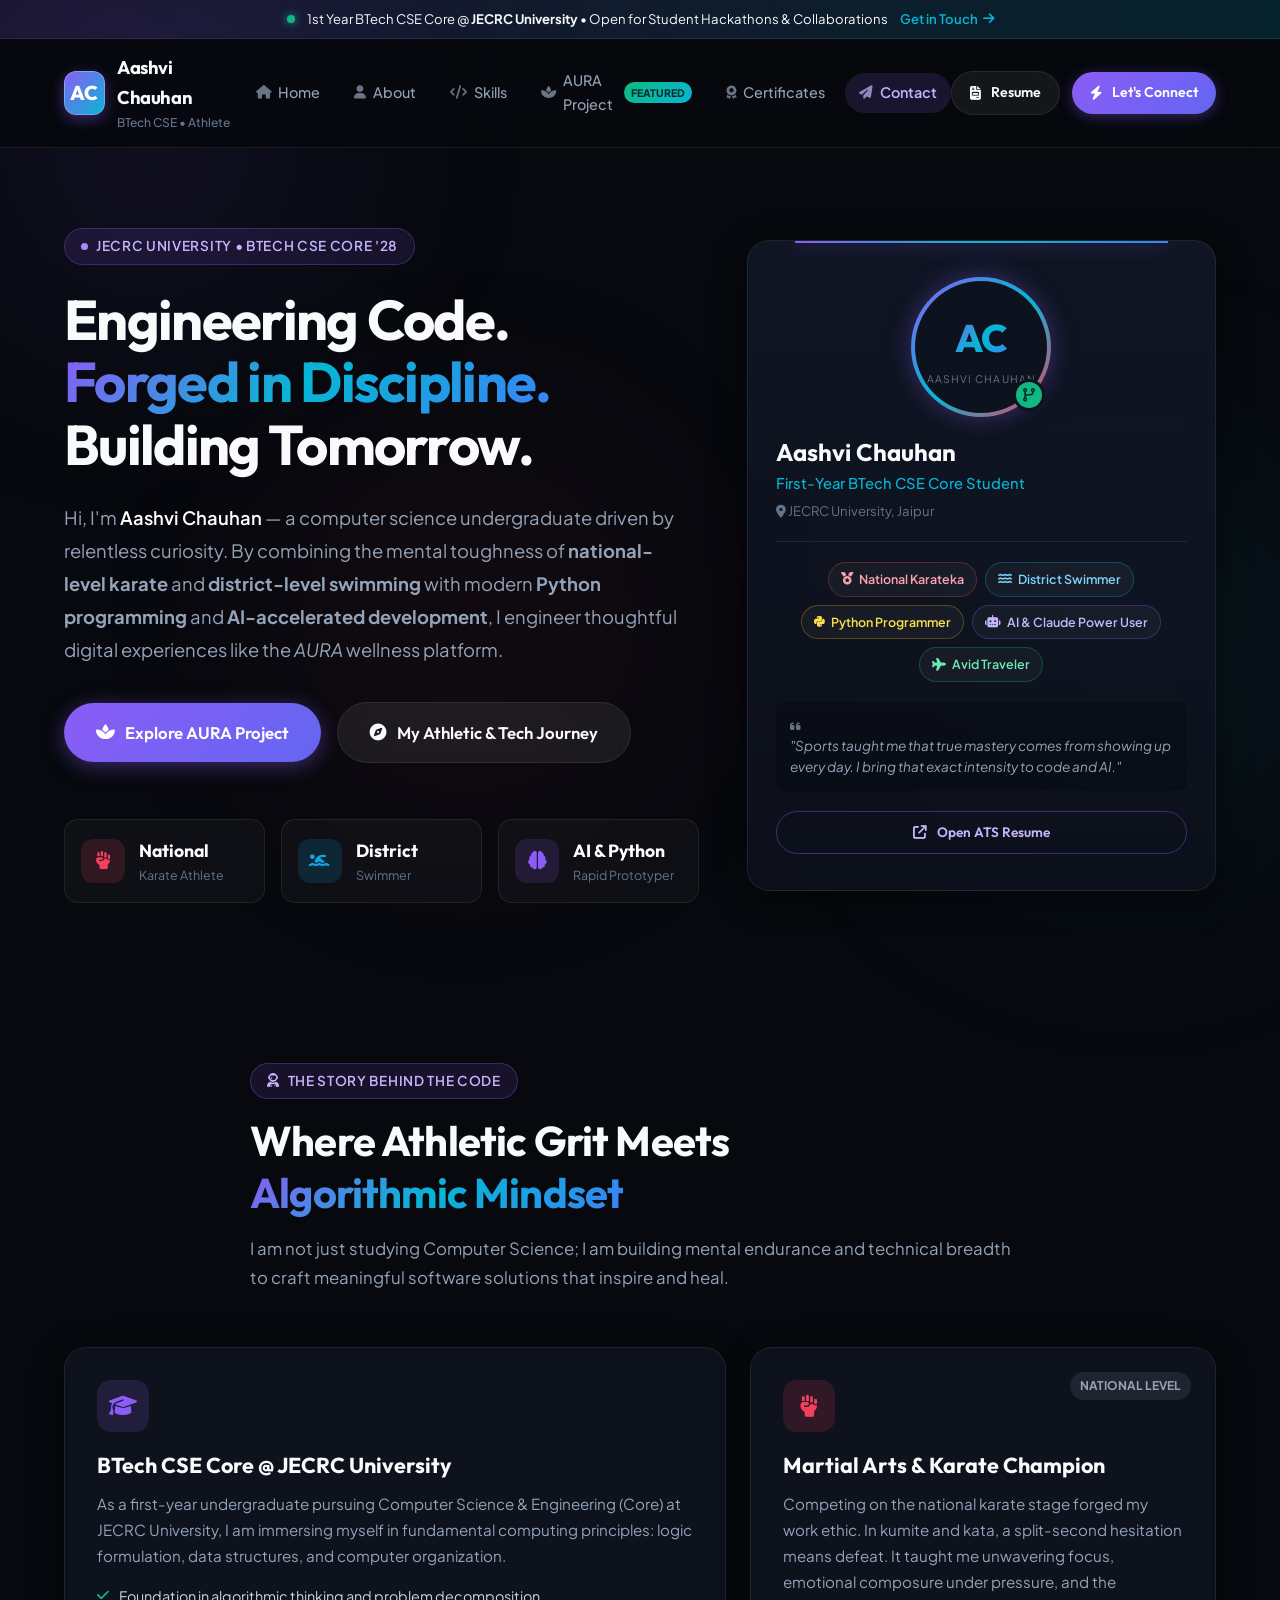
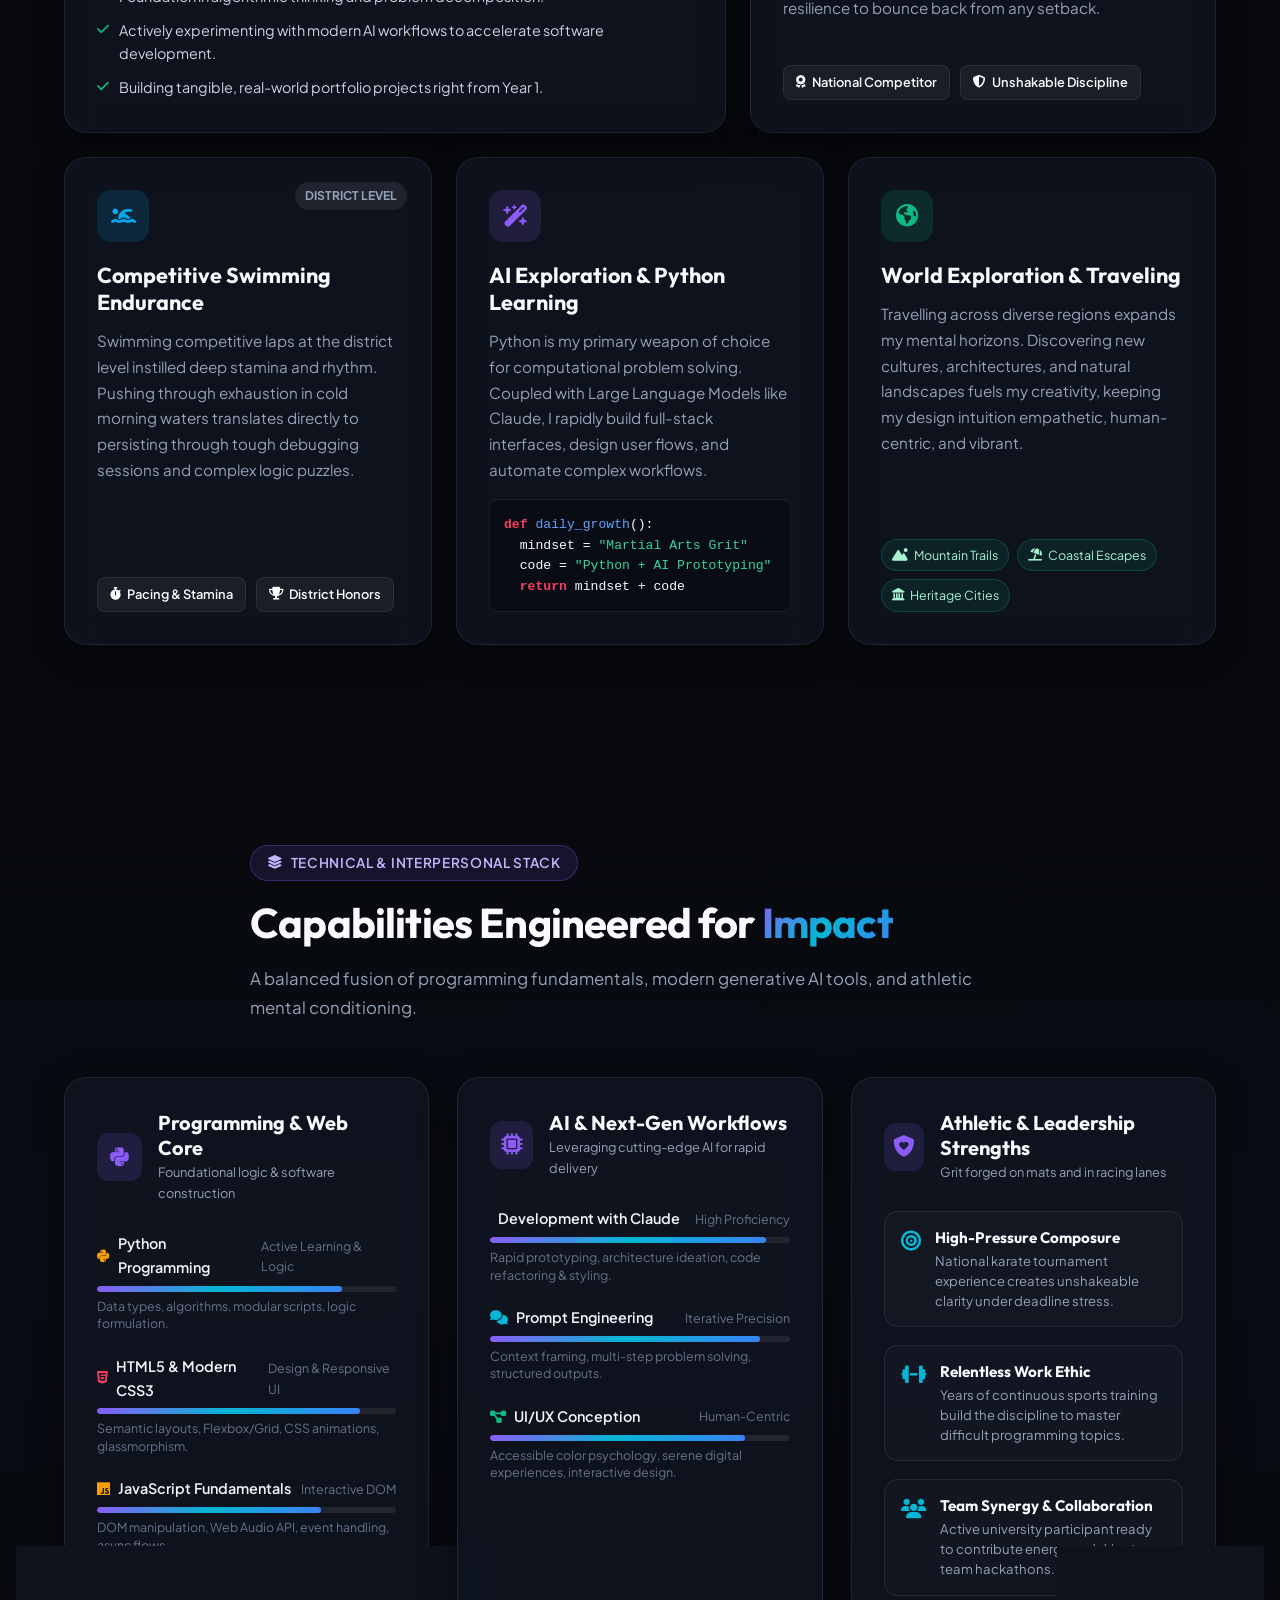
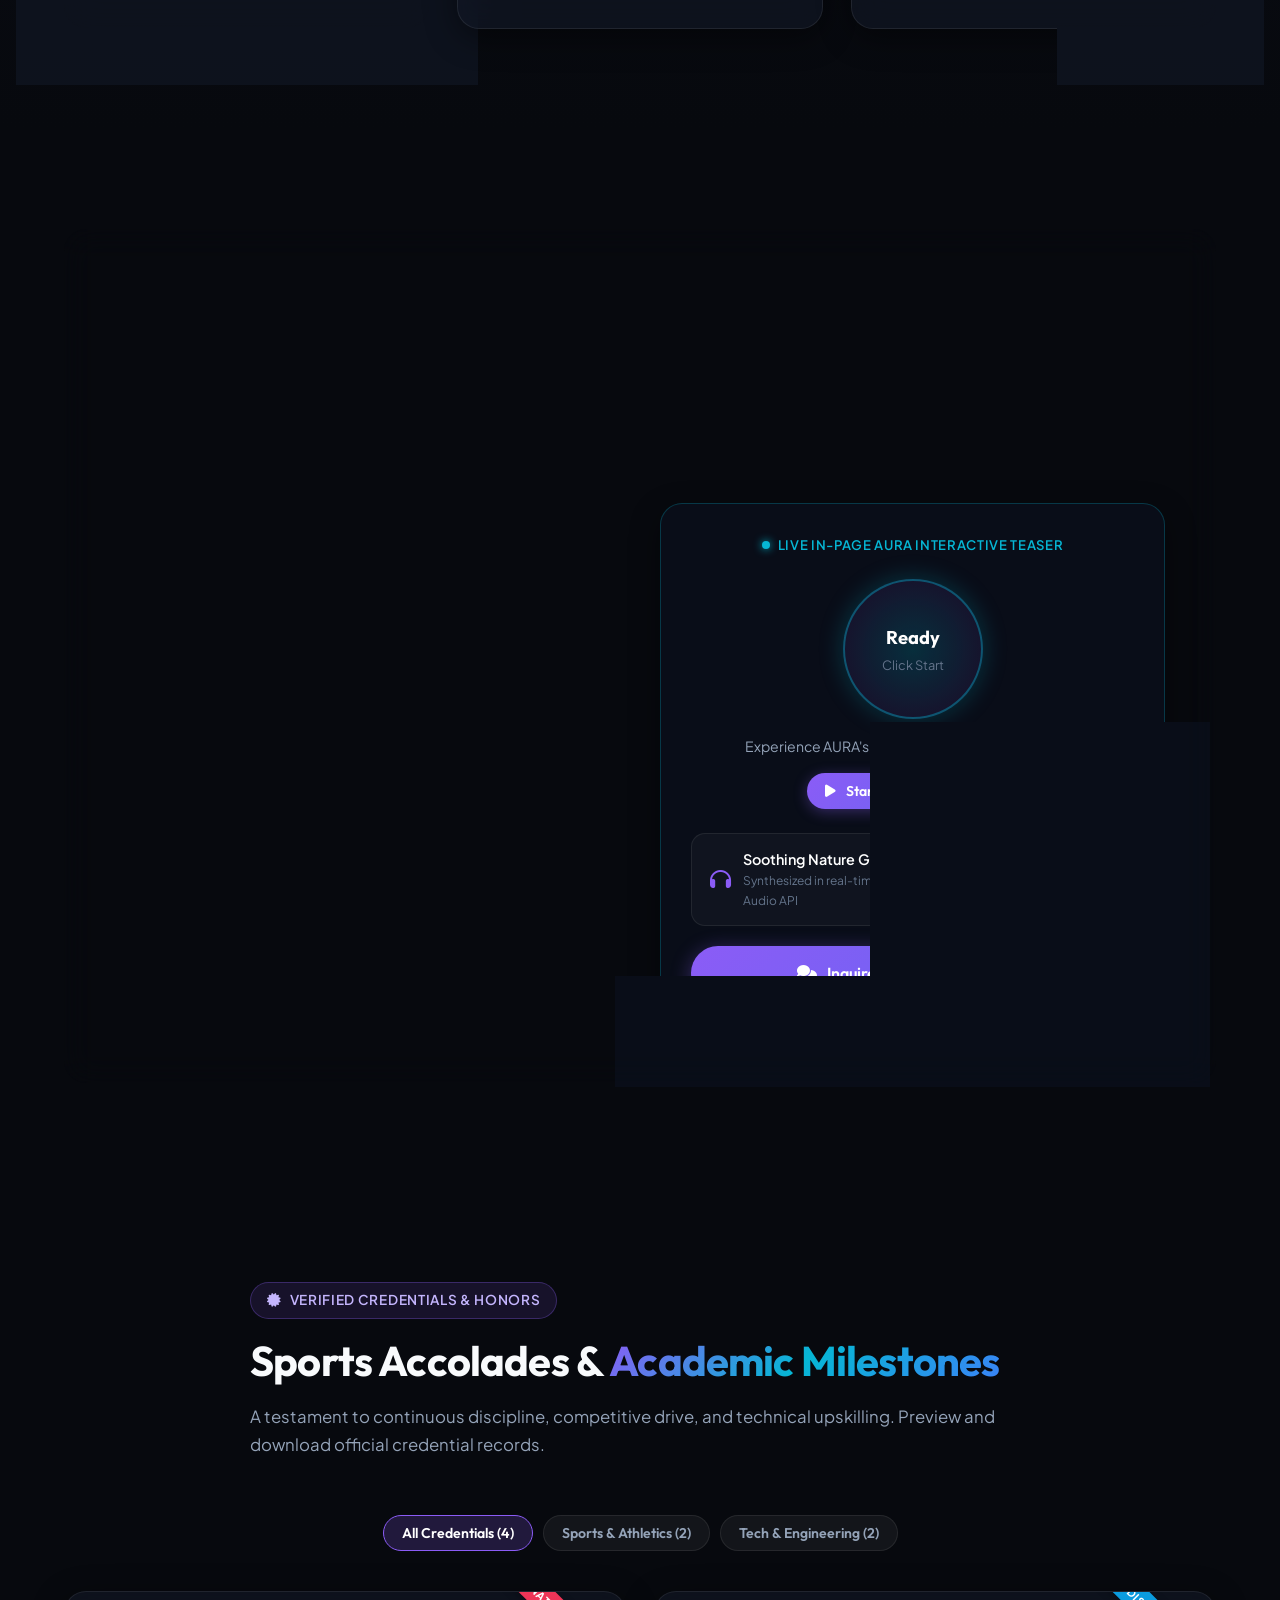
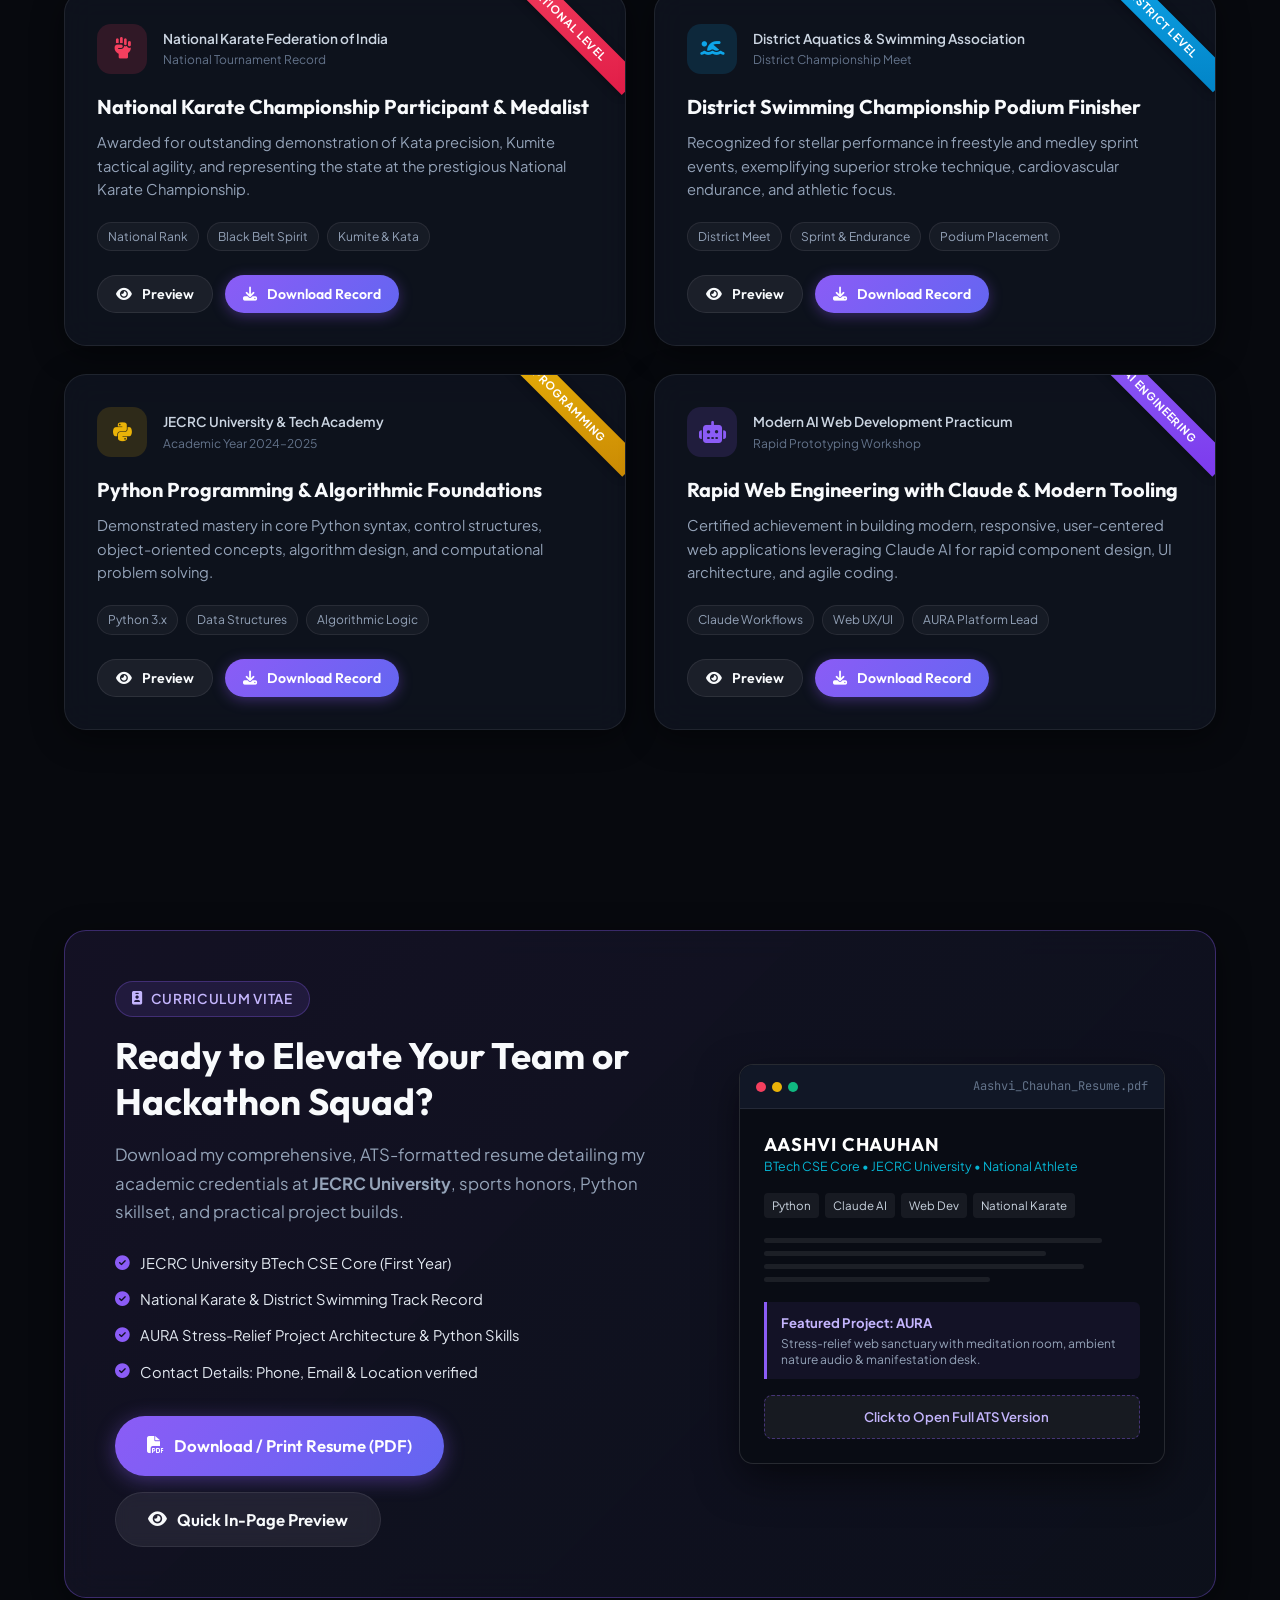
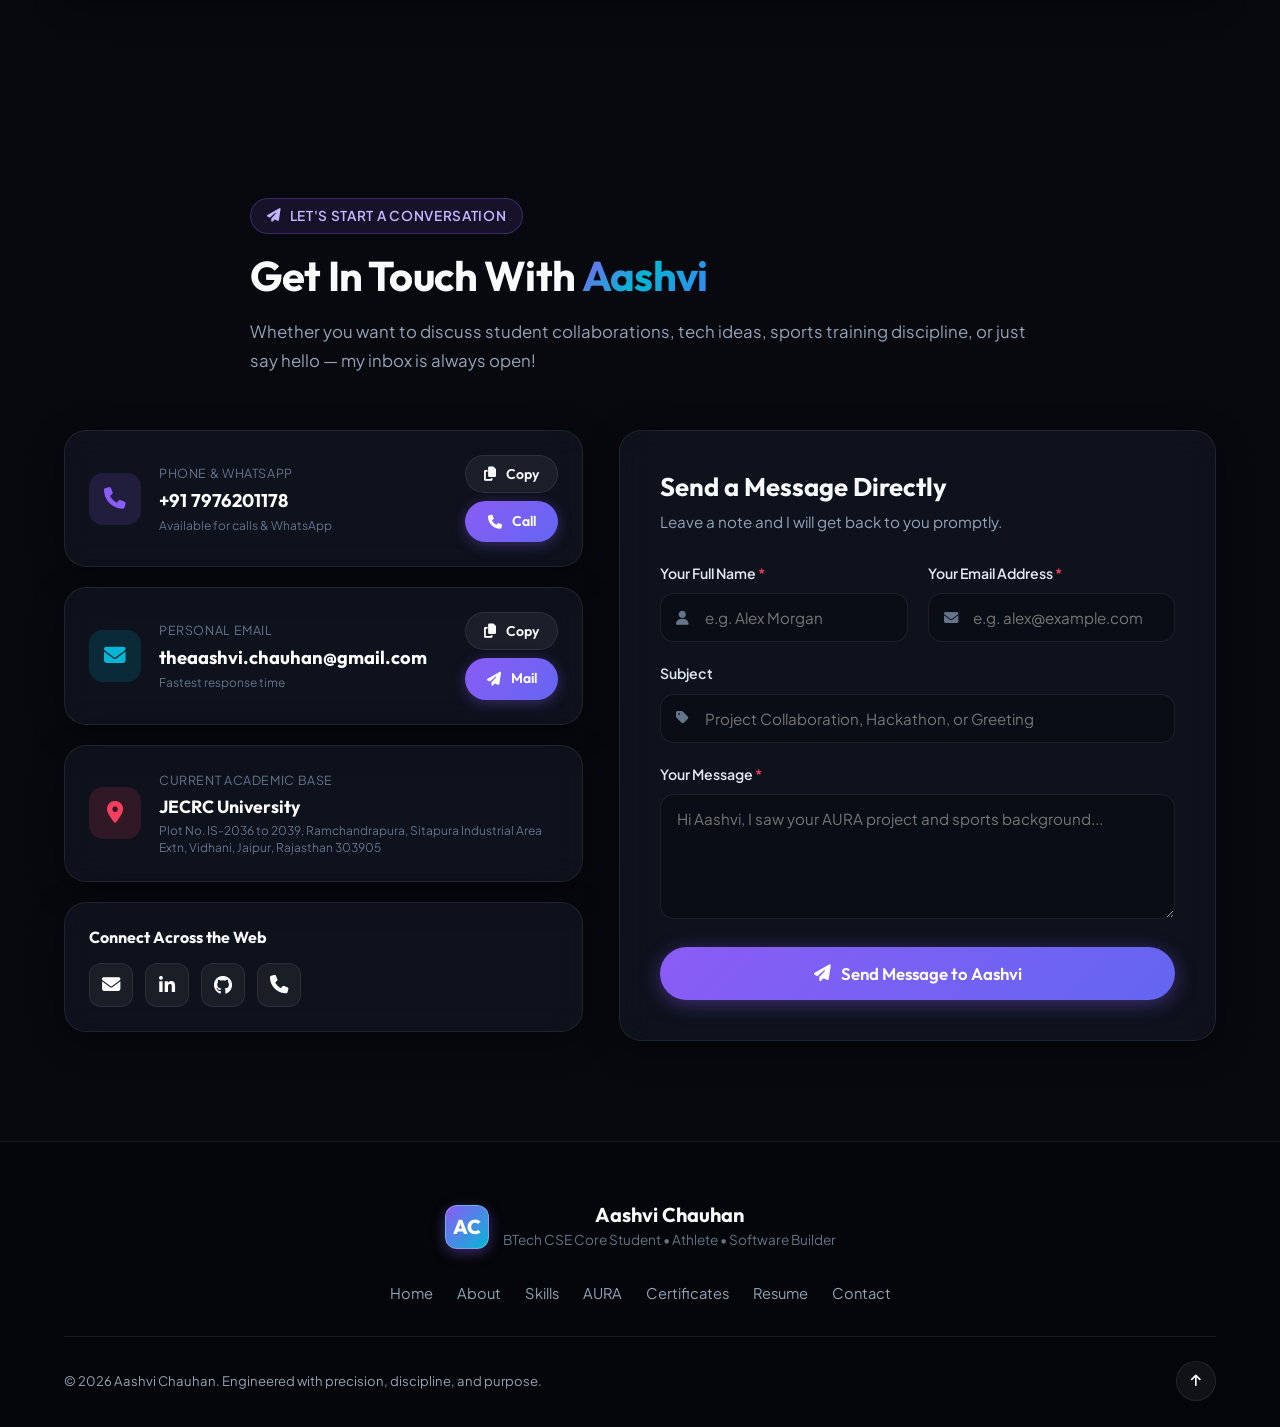
<file: index.html>
<!DOCTYPE html>
<html lang="en" class="scroll-smooth">
<head>
  <meta charset="UTF-8">
  <meta name="viewport" content="width=device-width, initial-scale=1.0">
  <title>Aashvi Chauhan | BTech CSE Student, Athlete & Software Builder</title>
  <meta name="description" content="Official personal portfolio of Aashvi Chauhan — 1st Year BTech CSE Core student at JECRC University, National Karateka, District Swimmer, and Creator of AURA.">
  
  <!-- Fonts -->
  <link rel="preconnect" href="https://fonts.googleapis.com">
  <link rel="preconnect" href="https://fonts.gstatic.com" crossorigin>
  <link href="https://fonts.googleapis.com/css2?family=Outfit:wght@300;400;500;600;700;800;900&family=Plus+Jakarta+Sans:wght@300;400;500;600;700;800&family=JetBrains+Mono:wght@400;500;600&display=swap" rel="stylesheet">
  
  <!-- FontAwesome Icons -->
  <link rel="stylesheet" href="https://cdnjs.cloudflare.com/ajax/libs/font-awesome/6.5.1/css/all.min.css" integrity="sha512-DTOQO9RWCH3ppGqcWaEA1BIZOC6xxalwEsw9c2QQeAIftl+Vegovlnee1c9QX4TctnWMn13TZye+giMm8e2LwA==" crossorigin="anonymous" referrerpolicy="no-referrer" />
  
  <!-- Stylesheet -->
  <link rel="stylesheet" href="styles.css">
</head>
<body class="dark-theme">
  <!-- Toast Notification Container -->
  <div id="toast-container" class="toast-container" aria-live="polite"></div>

  <!-- Background Ambient Glow Elements -->
  <div class="glow-orb orb-1"></div>
  <div class="glow-orb orb-2"></div>
  <div class="glow-orb orb-3"></div>

  <!-- Top Announcement / Status Bar -->
  <div class="status-ribbon">
    <div class="container ribbon-content">
      <span class="pulse-dot"></span>
      <span>1st Year BTech CSE Core @ <strong>JECRC University</strong> &bull; Open for Student Hackathons & Collaborations</span>
      <a href="#contact" class="ribbon-link">Get in Touch <i class="fa-solid fa-arrow-right"></i></a>
    </div>
  </div>

  <!-- Navigation -->
  <header id="main-header" class="site-header">
    <div class="container header-container">
      <a href="#home" class="brand-logo" aria-label="Aashvi Chauhan Portfolio Home">
        <div class="monogram-badge">AC</div>
        <div class="brand-info">
          <span class="brand-name">Aashvi Chauhan</span>
          <span class="brand-tag">BTech CSE &bull; Athlete</span>
        </div>
      </a>

      <!-- Desktop Navigation Links -->
      <nav class="desktop-nav" aria-label="Main Navigation">
        <ul class="nav-links">
          <li><a href="#home" class="nav-item active"><i class="fa-solid fa-house"></i> Home</a></li>
          <li><a href="#about" class="nav-item"><i class="fa-solid fa-user"></i> About</a></li>
          <li><a href="#skills" class="nav-item"><i class="fa-solid fa-code"></i> Skills</a></li>
          <li><a href="#aura-project" class="nav-item badge-parent"><i class="fa-solid fa-spa"></i> AURA Project <span class="hot-badge">Featured</span></a></li>
          <li><a href="#certificates" class="nav-item"><i class="fa-solid fa-award"></i> Certificates</a></li>
          <li><a href="#contact" class="nav-item"><i class="fa-solid fa-paper-plane"></i> Contact</a></li>
        </ul>
      </nav>

      <!-- Header Action CTAs -->
      <div class="header-actions">
        <a href="resume.html" target="_blank" class="btn btn-secondary-sm" id="nav-view-resume">
          <i class="fa-solid fa-file-invoice"></i>
          <span>Resume</span>
        </a>
        <a href="#contact" class="btn btn-primary-sm">
          <i class="fa-solid fa-bolt"></i>
          <span>Let's Connect</span>
        </a>

        <!-- Mobile Menu Toggle Button -->
        <button id="mobile-menu-toggle" class="mobile-toggle" aria-label="Toggle navigation menu" aria-expanded="false">
          <span class="bar"></span>
          <span class="bar"></span>
          <span class="bar"></span>
        </button>
      </div>
    </div>

    <!-- Mobile Drawer Nav -->
    <div id="mobile-drawer" class="mobile-drawer">
      <div class="drawer-content">
        <ul class="drawer-nav-links">
          <li><a href="#home" class="drawer-item"><i class="fa-solid fa-house"></i> Home</a></li>
          <li><a href="#about" class="drawer-item"><i class="fa-solid fa-user"></i> About Aashvi</a></li>
          <li><a href="#skills" class="drawer-item"><i class="fa-solid fa-code"></i> Skills & Stack</a></li>
          <li><a href="#aura-project" class="drawer-item"><i class="fa-solid fa-spa"></i> AURA Project</a></li>
          <li><a href="#certificates" class="drawer-item"><i class="fa-solid fa-award"></i> Certificates & Honors</a></li>
          <li><a href="#contact" class="drawer-item"><i class="fa-solid fa-paper-plane"></i> Contact</a></li>
        </ul>
        <div class="drawer-ctas">
          <a href="resume.html" target="_blank" class="btn btn-secondary w-full">
            <i class="fa-solid fa-file-arrow-down"></i> View / Download Resume
          </a>
          <a href="#contact" class="btn btn-primary w-full drawer-close-trigger">
            <i class="fa-solid fa-phone"></i> Direct Contact
          </a>
        </div>
        <div class="drawer-contact-info">
          <p><i class="fa-solid fa-envelope"></i> theaashvi.chauhan@gmail.com</p>
          <p><i class="fa-solid fa-phone"></i> +91 7976201178</p>
        </div>
      </div>
    </div>
  </header>

  <!-- Main Content -->
  <main>
    <!-- HERO SECTION -->
    <section id="home" class="hero-section">
      <div class="container hero-grid">
        <!-- Hero Text Column -->
        <div class="hero-content">
          <div class="badge-pill hero-pill">
            <span class="badge-dot"></span>
            <span>JECRC University &bull; BTech CSE Core '28</span>
          </div>

          <h1 class="hero-title">
            Engineering Code.<br>
            <span class="gradient-text">Forged in Discipline.</span><br>
            Building Tomorrow.
          </h1>

          <p class="hero-description">
            Hi, I'm <strong class="text-highlight">Aashvi Chauhan</strong> — a computer science undergraduate driven by relentless curiosity. By combining the mental toughness of <strong>national-level karate</strong> and <strong>district-level swimming</strong> with modern <strong>Python programming</strong> and <strong>AI-accelerated development</strong>, I engineer thoughtful digital experiences like the <em>AURA</em> wellness platform.
          </p>

          <div class="hero-buttons">
            <a href="#aura-project" class="btn btn-primary btn-lg">
              <i class="fa-solid fa-spa"></i>
              <span>Explore AURA Project</span>
            </a>
            <a href="#about" class="btn btn-secondary btn-lg">
              <i class="fa-solid fa-compass"></i>
              <span>My Athletic & Tech Journey</span>
            </a>
          </div>

          <!-- Hero Highlights / Key Stats -->
          <div class="hero-stats-row">
            <div class="hero-stat-card">
              <div class="stat-icon karate-icon"><i class="fa-solid fa-hand-fist"></i></div>
              <div class="stat-text">
                <span class="stat-number">National</span>
                <span class="stat-label">Karate Athlete</span>
              </div>
            </div>

            <div class="hero-stat-card">
              <div class="stat-icon swim-icon"><i class="fa-solid fa-person-swimming"></i></div>
              <div class="stat-text">
                <span class="stat-number">District</span>
                <span class="stat-label">Swimmer</span>
              </div>
            </div>

            <div class="hero-stat-card">
              <div class="stat-icon code-icon"><i class="fa-solid fa-brain"></i></div>
              <div class="stat-text">
                <span class="stat-number">AI & Python</span>
                <span class="stat-label">Rapid Prototyper</span>
              </div>
            </div>
          </div>
        </div>

        <!-- Hero Visual Bento Card -->
        <div class="hero-visual">
          <div class="profile-card glass-panel">
            <div class="card-glow-top"></div>
            
            <div class="avatar-wrapper">
              <div class="avatar-ring">
                <!-- High-styled Avatar Representation -->
                <div class="avatar-inner">
                  <div class="avatar-monogram">AC</div>
                  <div class="avatar-sub">Aashvi Chauhan</div>
                </div>
              </div>
              <div class="active-badge" title="Actively Learning & Building">
                <i class="fa-solid fa-code-branch"></i>
              </div>
            </div>

            <div class="profile-meta text-center">
              <h3 class="profile-name">Aashvi Chauhan</h3>
              <p class="profile-role">First-Year BTech CSE Core Student</p>
              <p class="profile-location"><i class="fa-solid fa-location-dot"></i> JECRC University, Jaipur</p>
            </div>

            <div class="divider"></div>

            <!-- Bento Chips -->
            <div class="profile-chips">
              <div class="chip chip-sports"><i class="fa-solid fa-medal"></i> National Karateka</div>
              <div class="chip chip-swim"><i class="fa-solid fa-water"></i> District Swimmer</div>
              <div class="chip chip-tech"><i class="fa-brands fa-python"></i> Python Programmer</div>
              <div class="chip chip-ai"><i class="fa-solid fa-robot"></i> AI & Claude Power User</div>
              <div class="chip chip-travel"><i class="fa-solid fa-plane"></i> Avid Traveler</div>
            </div>

            <div class="profile-quote-card">
              <i class="fa-solid fa-quote-left quote-icon"></i>
              <p>"Sports taught me that true mastery comes from showing up every day. I bring that exact intensity to code and AI."</p>
            </div>

            <div class="profile-footer-actions">
              <a href="resume.html" target="_blank" class="btn btn-outline-sm w-full">
                <i class="fa-solid fa-arrow-up-right-from-square"></i> Open ATS Resume
              </a>
            </div>
          </div>
        </div>
      </div>
    </section>

    <!-- ABOUT SECTION -->
    <section id="about" class="about-section">
      <div class="container">
        <div class="section-header text-center">
          <div class="badge-pill"><i class="fa-solid fa-user-astronaut"></i> The Story Behind The Code</div>
          <h2 class="section-title">Where Athletic Grit Meets <span class="gradient-text">Algorithmic Mindset</span></h2>
          <p class="section-subtitle">
            I am not just studying Computer Science; I am building mental endurance and technical breadth to craft meaningful software solutions that inspire and heal.
          </p>
        </div>

        <div class="about-bento-grid">
          <!-- Card 1: The Scholar & Engineer -->
          <div class="bento-card glass-panel bento-engineer">
            <div class="bento-icon-box">
              <i class="fa-solid fa-graduation-cap"></i>
            </div>
            <h3>BTech CSE Core @ JECRC University</h3>
            <p>
              As a first-year undergraduate pursuing Computer Science & Engineering (Core) at JECRC University, I am immersing myself in fundamental computing principles: logic formulation, data structures, and computer organization.
            </p>
            <ul class="about-bullet-list">
              <li><i class="fa-solid fa-check"></i> Foundation in algorithmic thinking and problem decomposition.</li>
              <li><i class="fa-solid fa-check"></i> Actively experimenting with modern AI workflows to accelerate software development.</li>
              <li><i class="fa-solid fa-check"></i> Building tangible, real-world portfolio projects right from Year 1.</li>
            </ul>
          </div>

          <!-- Card 2: The National Karateka -->
          <div class="bento-card glass-panel bento-sports">
            <div class="bento-icon-box karate-accent">
              <i class="fa-solid fa-hand-fist"></i>
            </div>
            <div class="bento-badge-tag">National Level</div>
            <h3>Martial Arts & Karate Champion</h3>
            <p>
              Competing on the national karate stage forged my work ethic. In kumite and kata, a split-second hesitation means defeat. It taught me unwavering focus, emotional composure under pressure, and the resilience to bounce back from any setback.
            </p>
            <div class="stat-pill-row">
              <span class="stat-badge"><i class="fa-solid fa-award"></i> National Competitor</span>
              <span class="stat-badge"><i class="fa-solid fa-shield-halved"></i> Unshakable Discipline</span>
            </div>
          </div>

          <!-- Card 3: The Competitive Swimmer -->
          <div class="bento-card glass-panel bento-swim">
            <div class="bento-icon-box swim-accent">
              <i class="fa-solid fa-person-swimming"></i>
            </div>
            <div class="bento-badge-tag">District Level</div>
            <h3>Competitive Swimming Endurance</h3>
            <p>
              Swimming competitive laps at the district level instilled deep stamina and rhythm. Pushing through exhaustion in cold morning waters translates directly to persisting through tough debugging sessions and complex logic puzzles.
            </p>
            <div class="stat-pill-row">
              <span class="stat-badge"><i class="fa-solid fa-stopwatch"></i> Pacing & Stamina</span>
              <span class="stat-badge"><i class="fa-solid fa-trophy"></i> District Honors</span>
            </div>
          </div>

          <!-- Card 4: Passion for AI & Python -->
          <div class="bento-card glass-panel bento-ai">
            <div class="bento-icon-box ai-accent">
              <i class="fa-solid fa-wand-magic-sparkles"></i>
            </div>
            <h3>AI Exploration & Python Learning</h3>
            <p>
              Python is my primary weapon of choice for computational problem solving. Coupled with Large Language Models like Claude, I rapidly build full-stack interfaces, design user flows, and automate complex workflows.
            </p>
            <div class="code-snippet-preview">
              <code><span class="code-keyword">def</span> <span class="code-func">daily_growth</span>():<br>&nbsp;&nbsp;mindset = <span class="code-str">"Martial Arts Grit"</span><br>&nbsp;&nbsp;code = <span class="code-str">"Python + AI Prototyping"</span><br>&nbsp;&nbsp;<span class="code-keyword">return</span> mindset + code</code>
            </div>
          </div>

          <!-- Card 5: World Exploration & Traveling -->
          <div class="bento-card glass-panel bento-travel">
            <div class="bento-icon-box travel-accent">
              <i class="fa-solid fa-earth-americas"></i>
            </div>
            <h3>World Exploration & Traveling</h3>
            <p>
              Travelling across diverse regions expands my mental horizons. Discovering new cultures, architectures, and natural landscapes fuels my creativity, keeping my design intuition empathetic, human-centric, and vibrant.
            </p>
            <div class="travel-tags">
              <span><i class="fa-solid fa-mountain-sun"></i> Mountain Trails</span>
              <span><i class="fa-solid fa-umbrella-beach"></i> Coastal Escapes</span>
              <span><i class="fa-solid fa-landmark"></i> Heritage Cities</span>
            </div>
          </div>
        </div>
      </div>
    </section>

    <!-- SKILLS SECTION -->
    <section id="skills" class="skills-section">
      <div class="container">
        <div class="section-header text-center">
          <div class="badge-pill"><i class="fa-solid fa-layer-group"></i> Technical & Interpersonal Stack</div>
          <h2 class="section-title">Capabilities Engineered for <span class="gradient-text">Impact</span></h2>
          <p class="section-subtitle">A balanced fusion of programming fundamentals, modern generative AI tools, and athletic mental conditioning.</p>
        </div>

        <div class="skills-grid">
          <!-- Skill Category 1: Programming & Web -->
          <div class="skill-category-card glass-panel">
            <div class="category-header">
              <div class="cat-icon"><i class="fa-brands fa-python"></i></div>
              <div>
                <h3>Programming & Web Core</h3>
                <p>Foundational logic & software construction</p>
              </div>
            </div>

            <div class="skill-bars-list">
              <div class="skill-item">
                <div class="skill-info">
                  <span class="skill-name"><i class="fa-brands fa-python text-warning"></i> Python Programming</span>
                  <span class="skill-level">Active Learning & Logic</span>
                </div>
                <div class="skill-bar-track">
                  <div class="skill-bar-fill" style="width: 82%;"></div>
                </div>
                <p class="skill-subtext">Data types, algorithms, modular scripts, logic formulation.</p>
              </div>

              <div class="skill-item">
                <div class="skill-info">
                  <span class="skill-name"><i class="fa-brands fa-html5 text-danger"></i> HTML5 & Modern CSS3</span>
                  <span class="skill-level">Design & Responsive UI</span>
                </div>
                <div class="skill-bar-track">
                  <div class="skill-bar-fill" style="width: 88%;"></div>
                </div>
                <p class="skill-subtext">Semantic layouts, Flexbox/Grid, CSS animations, glassmorphism.</p>
              </div>

              <div class="skill-item">
                <div class="skill-info">
                  <span class="skill-name"><i class="fa-brands fa-js text-warning"></i> JavaScript Fundamentals</span>
                  <span class="skill-level">Interactive DOM</span>
                </div>
                <div class="skill-bar-track">
                  <div class="skill-bar-fill" style="width: 75%;"></div>
                </div>
                <p class="skill-subtext">DOM manipulation, Web Audio API, event handling, async flows.</p>
              </div>
            </div>
          </div>

          <!-- Skill Category 2: AI & Accelerated Development -->
          <div class="skill-category-card glass-panel">
            <div class="category-header">
              <div class="cat-icon"><i class="fa-solid fa-microchip"></i></div>
              <div>
                <h3>AI & Next-Gen Workflows</h3>
                <p>Leveraging cutting-edge AI for rapid delivery</p>
              </div>
            </div>

            <div class="skill-bars-list">
              <div class="skill-item">
                <div class="skill-info">
                  <span class="skill-name"><i class="fa-solid fa-sparkles text-accent"></i> Development with Claude</span>
                  <span class="skill-level">High Proficiency</span>
                </div>
                <div class="skill-bar-track">
                  <div class="skill-bar-fill" style="width: 92%;"></div>
                </div>
                <p class="skill-subtext">Rapid prototyping, architecture ideation, code refactoring & styling.</p>
              </div>

              <div class="skill-item">
                <div class="skill-info">
                  <span class="skill-name"><i class="fa-solid fa-comments text-info"></i> Prompt Engineering</span>
                  <span class="skill-level">Iterative Precision</span>
                </div>
                <div class="skill-bar-track">
                  <div class="skill-bar-fill" style="width: 90%;"></div>
                </div>
                <p class="skill-subtext">Context framing, multi-step problem solving, structured outputs.</p>
              </div>

              <div class="skill-item">
                <div class="skill-info">
                  <span class="skill-name"><i class="fa-solid fa-diagram-project text-success"></i> UI/UX Conception</span>
                  <span class="skill-level">Human-Centric</span>
                </div>
                <div class="skill-bar-track">
                  <div class="skill-bar-fill" style="width: 85%;"></div>
                </div>
                <p class="skill-subtext">Accessible color psychology, serene digital experiences, interactive design.</p>
              </div>
            </div>
          </div>

          <!-- Skill Category 3: Athletic & Executive Mindset -->
          <div class="skill-category-card glass-panel">
            <div class="category-header">
              <div class="cat-icon"><i class="fa-solid fa-shield-heart"></i></div>
              <div>
                <h3>Athletic & Leadership Strengths</h3>
                <p>Grit forged on mats and in racing lanes</p>
              </div>
            </div>

            <div class="strengths-tags-container">
              <div class="strength-card">
                <i class="fa-solid fa-bullseye"></i>
                <div>
                  <h4>High-Pressure Composure</h4>
                  <p>National karate tournament experience creates unshakeable clarity under deadline stress.</p>
                </div>
              </div>

              <div class="strength-card">
                <i class="fa-solid fa-dumbbell"></i>
                <div>
                  <h4>Relentless Work Ethic</h4>
                  <p>Years of continuous sports training build the discipline to master difficult programming topics.</p>
                </div>
              </div>

              <div class="strength-card">
                <i class="fa-solid fa-users"></i>
                <div>
                  <h4>Team Synergy & Collaboration</h4>
                  <p>Active university participant ready to contribute energy and drive to team hackathons.</p>
                </div>
              </div>
            </div>
          </div>
        </div>
      </div>
    </section>

    <!-- FEATURED PROJECT: AURA STRESS RELIEF SECTION -->
    <section id="aura-project" class="project-spotlight-section">
      <div class="container">
        <div class="spotlight-banner glass-panel">
          <div class="spotlight-header">
            <div class="badge-pill aura-pill"><i class="fa-solid fa-spa"></i> Signature Project</div>
            <h2 class="spotlight-title">AURA &mdash; The Stress-Relief Sanctuary</h2>
            <p class="spotlight-tagline">
              A holistic web haven thoughtfully engineered to combat academic and modern anxiety through tranquil meditation, immersive nature soundscapes, and science-backed manifestation rituals.
            </p>
          </div>

          <div class="aura-architecture-grid">
            <!-- Feature Column: Modules -->
            <div class="aura-features-list">
              <div class="aura-feature-item">
                <div class="af-icon"><i class="fa-solid fa-om"></i></div>
                <div class="af-content">
                  <h4>Virtual Meditation Room</h4>
                  <p>A minimalist sanctuary with ambient lighting, guided timer presets, and distraction-free mindfulness visualizers.</p>
                </div>
              </div>

              <div class="aura-feature-item">
                <div class="af-icon"><i class="fa-solid fa-cloud-rain"></i></div>
                <div class="af-content">
                  <h4>Immersive Nature Sounds</h4>
                  <p>Layered auditory environments including gentle rainfall, mountain stream, and whispering forest breeze to reset cortisol levels.</p>
                </div>
              </div>

              <div class="aura-feature-item">
                <div class="af-icon"><i class="fa-solid fa-feather-pointed"></i></div>
                <div class="af-content">
                  <h4>Manifesting & Gratitude Desk</h4>
                  <p>Interactive journaling interface for daily positive self-talk, affirmations, and goal visualization exercises.</p>
                </div>
              </div>

              <div class="aura-feature-item">
                <div class="af-icon"><i class="fa-solid fa-robot"></i></div>
                <div class="af-content">
                  <h4>Crafted with Claude & Web Tech</h4>
                  <p>Engineered by Aashvi leveraging Claude for prompt-driven architectural speed, responsive design, and peaceful aesthetics.</p>
                </div>
              </div>
            </div>

            <!-- Interactive In-Browser AURA Experience Widget -->
            <div class="aura-interactive-widget glass-panel">
              <div class="widget-header">
                <span class="widget-dot"></span>
                <span>Live In-Page AURA Interactive Teaser</span>
              </div>

              <div class="breathing-guide-container">
                <div id="breathing-bubble" class="breathing-bubble">
                  <div class="bubble-inner">
                    <span id="breathing-status" class="breathing-status">Ready</span>
                    <span id="breathing-timer" class="breathing-timer">Click Start</span>
                  </div>
                </div>
                <p id="breathing-prompt" class="breathing-prompt">Experience AURA's 4-4-4 Box Breathing Technique</p>

                <div class="breathing-controls">
                  <button id="start-breath-btn" class="btn btn-primary-sm">
                    <i class="fa-solid fa-play"></i> Start Breathing Exercise
                  </button>
                  <button id="stop-breath-btn" class="btn btn-outline-sm" style="display: none;">
                    <i class="fa-solid fa-stop"></i> Pause
                  </button>
                </div>
              </div>

              <div class="sound-player-compact">
                <div class="sound-info">
                  <i class="fa-solid fa-headphones text-accent"></i>
                  <div>
                    <span class="sound-title">Soothing Nature Generator</span>
                    <span class="sound-desc">Synthesized in real-time via Web Audio API</span>
                  </div>
                </div>
                <div class="sound-controls">
                  <button id="ambient-audio-toggle" class="btn btn-secondary-sm" aria-label="Play/Pause Ambient Nature Sound">
                    <i class="fa-solid fa-volume-high" id="audio-btn-icon"></i>
                    <span id="audio-btn-text">Play Calming Rain</span>
                  </button>
                </div>
              </div>

              <div class="aura-cta-box">
                <a href="#contact" class="btn btn-primary w-full">
                  <i class="fa-solid fa-comments"></i> Inquire About AURA Website
                </a>
              </div>
            </div>
          </div>
        </div>
      </div>
    </section>

    <!-- CERTIFICATES & HONORS SECTION -->
    <section id="certificates" class="certificates-section">
      <div class="container">
        <div class="section-header text-center">
          <div class="badge-pill"><i class="fa-solid fa-certificate"></i> Verified Credentials & Honors</div>
          <h2 class="section-title">Sports Accolades & <span class="gradient-text">Academic Milestones</span></h2>
          <p class="section-subtitle">
            A testament to continuous discipline, competitive drive, and technical upskilling. Preview and download official credential records.
          </p>
        </div>

        <!-- Filter Controls -->
        <div class="cert-filter-bar">
          <button class="cert-filter-btn active" data-filter="all">All Credentials (4)</button>
          <button class="cert-filter-btn" data-filter="sports">Sports & Athletics (2)</button>
          <button class="cert-filter-btn" data-filter="tech">Tech & Engineering (2)</button>
        </div>

        <!-- Certificates Grid -->
        <div class="certificates-grid">
          <!-- Cert 1: National Karate -->
          <div class="cert-card glass-panel" data-category="sports">
            <div class="cert-ribbon sports-ribbon">National Level</div>
            <div class="cert-header">
              <div class="cert-icon-wrap sports-badge">
                <i class="fa-solid fa-hand-fist"></i>
              </div>
              <div class="cert-meta">
                <span class="cert-org">National Karate Federation of India</span>
                <span class="cert-date">National Tournament Record</span>
              </div>
            </div>
            <h3 class="cert-title">National Karate Championship Participant & Medalist</h3>
            <p class="cert-desc">
              Awarded for outstanding demonstration of Kata precision, Kumite tactical agility, and representing the state at the prestigious National Karate Championship.
            </p>
            <div class="cert-tags">
              <span>National Rank</span>
              <span>Black Belt Spirit</span>
              <span>Kumite & Kata</span>
            </div>
            <div class="cert-actions">
              <button class="btn btn-secondary-sm view-cert-btn" data-cert="karate">
                <i class="fa-solid fa-eye"></i> Preview
              </button>
              <button class="btn btn-primary-sm download-cert-btn" data-cert="karate">
                <i class="fa-solid fa-download"></i> Download Record
              </button>
            </div>
          </div>

          <!-- Cert 2: District Swimming -->
          <div class="cert-card glass-panel" data-category="sports">
            <div class="cert-ribbon swim-ribbon">District Level</div>
            <div class="cert-header">
              <div class="cert-icon-wrap swim-badge">
                <i class="fa-solid fa-person-swimming"></i>
              </div>
              <div class="cert-meta">
                <span class="cert-org">District Aquatics & Swimming Association</span>
                <span class="cert-date">District Championship Meet</span>
              </div>
            </div>
            <h3 class="cert-title">District Swimming Championship Podium Finisher</h3>
            <p class="cert-desc">
              Recognized for stellar performance in freestyle and medley sprint events, exemplifying superior stroke technique, cardiovascular endurance, and athletic focus.
            </p>
            <div class="cert-tags">
              <span>District Meet</span>
              <span>Sprint & Endurance</span>
              <span>Podium Placement</span>
            </div>
            <div class="cert-actions">
              <button class="btn btn-secondary-sm view-cert-btn" data-cert="swimming">
                <i class="fa-solid fa-eye"></i> Preview
              </button>
              <button class="btn btn-primary-sm download-cert-btn" data-cert="swimming">
                <i class="fa-solid fa-download"></i> Download Record
              </button>
            </div>
          </div>

          <!-- Cert 3: Python Programming -->
          <div class="cert-card glass-panel" data-category="tech">
            <div class="cert-ribbon tech-ribbon">Programming</div>
            <div class="cert-header">
              <div class="cert-icon-wrap tech-badge">
                <i class="fa-brands fa-python"></i>
              </div>
              <div class="cert-meta">
                <span class="cert-org">JECRC University & Tech Academy</span>
                <span class="cert-date">Academic Year 2024–2025</span>
              </div>
            </div>
            <h3 class="cert-title">Python Programming & Algorithmic Foundations</h3>
            <p class="cert-desc">
              Demonstrated mastery in core Python syntax, control structures, object-oriented concepts, algorithm design, and computational problem solving.
            </p>
            <div class="cert-tags">
              <span>Python 3.x</span>
              <span>Data Structures</span>
              <span>Algorithmic Logic</span>
            </div>
            <div class="cert-actions">
              <button class="btn btn-secondary-sm view-cert-btn" data-cert="python">
                <i class="fa-solid fa-eye"></i> Preview
              </button>
              <button class="btn btn-primary-sm download-cert-btn" data-cert="python">
                <i class="fa-solid fa-download"></i> Download Record
              </button>
            </div>
          </div>

          <!-- Cert 4: AI & Web Development with Claude -->
          <div class="cert-card glass-panel" data-category="tech">
            <div class="cert-ribbon ai-ribbon">AI Engineering</div>
            <div class="cert-header">
              <div class="cert-icon-wrap ai-badge">
                <i class="fa-solid fa-robot"></i>
              </div>
              <div class="cert-meta">
                <span class="cert-org">Modern AI Web Development Practicum</span>
                <span class="cert-date">Rapid Prototyping Workshop</span>
              </div>
            </div>
            <h3 class="cert-title">Rapid Web Engineering with Claude & Modern Tooling</h3>
            <p class="cert-desc">
              Certified achievement in building modern, responsive, user-centered web applications leveraging Claude AI for rapid component design, UI architecture, and agile coding.
            </p>
            <div class="cert-tags">
              <span>Claude Workflows</span>
              <span>Web UX/UI</span>
              <span>AURA Platform Lead</span>
            </div>
            <div class="cert-actions">
              <button class="btn btn-secondary-sm view-cert-btn" data-cert="ai-web">
                <i class="fa-solid fa-eye"></i> Preview
              </button>
              <button class="btn btn-primary-sm download-cert-btn" data-cert="ai-web">
                <i class="fa-solid fa-download"></i> Download Record
              </button>
            </div>
          </div>
        </div>
      </div>
    </section>

    <!-- RESUME SHOWCASE SECTION -->
    <section id="resume-section" class="resume-section">
      <div class="container">
        <div class="resume-banner glass-panel">
          <div class="resume-grid">
            <div class="resume-info">
              <div class="badge-pill"><i class="fa-solid fa-id-badge"></i> Curriculum Vitae</div>
              <h2>Ready to Elevate Your Team or Hackathon Squad?</h2>
              <p>
                Download my comprehensive, ATS-formatted resume detailing my academic credentials at <strong>JECRC University</strong>, sports honors, Python skillset, and practical project builds.
              </p>
              
              <div class="resume-feature-points">
                <div class="point-item"><i class="fa-solid fa-circle-check"></i> JECRC University BTech CSE Core (First Year)</div>
                <div class="point-item"><i class="fa-solid fa-circle-check"></i> National Karate & District Swimming Track Record</div>
                <div class="point-item"><i class="fa-solid fa-circle-check"></i> AURA Stress-Relief Project Architecture & Python Skills</div>
                <div class="point-item"><i class="fa-solid fa-circle-check"></i> Contact Details: Phone, Email & Location verified</div>
              </div>

              <div class="resume-cta-group">
                <a href="resume.html" target="_blank" class="btn btn-primary btn-lg">
                  <i class="fa-solid fa-file-pdf"></i> Download / Print Resume (PDF)
                </a>
                <button id="quick-preview-resume-btn" class="btn btn-secondary btn-lg">
                  <i class="fa-solid fa-eye"></i> Quick In-Page Preview
                </button>
              </div>
            </div>

            <!-- Visual Resume Snapshot Card -->
            <div class="resume-preview-card">
              <div class="mockup-header">
                <div class="mockup-dots">
                  <span></span><span></span><span></span>
                </div>
                <span class="mockup-title">Aashvi_Chauhan_Resume.pdf</span>
              </div>
              <div class="mockup-body">
                <div class="mockup-hero">
                  <h4>AASHVI CHAUHAN</h4>
                  <p class="mockup-subtitle">BTech CSE Core &bull; JECRC University &bull; National Athlete</p>
                </div>
                <div class="mockup-row">
                  <span class="mockup-badge">Python</span>
                  <span class="mockup-badge">Claude AI</span>
                  <span class="mockup-badge">Web Dev</span>
                  <span class="mockup-badge">National Karate</span>
                </div>
                <div class="mockup-line-group">
                  <div class="mockup-line w-90"></div>
                  <div class="mockup-line w-75"></div>
                  <div class="mockup-line w-85"></div>
                  <div class="mockup-line w-60"></div>
                </div>
                <div class="mockup-highlight-box">
                  <strong>Featured Project: AURA</strong>
                  <p>Stress-relief web sanctuary with meditation room, ambient nature audio & manifestation desk.</p>
                </div>
                <a href="resume.html" target="_blank" class="mockup-download-btn">
                  <i class="fa-solid fa-arrow-down-to-bracket"></i> Click to Open Full ATS Version
                </a>
              </div>
            </div>
          </div>
        </div>
      </div>
    </section>

    <!-- CONTACT SECTION -->
    <section id="contact" class="contact-section">
      <div class="container">
        <div class="section-header text-center">
          <div class="badge-pill"><i class="fa-solid fa-paper-plane"></i> Let's Start a Conversation</div>
          <h2 class="section-title">Get In Touch With <span class="gradient-text">Aashvi</span></h2>
          <p class="section-subtitle">
            Whether you want to discuss student collaborations, tech ideas, sports training discipline, or just say hello — my inbox is always open!
          </p>
        </div>

        <div class="contact-grid">
          <!-- Direct Details Column -->
          <div class="contact-details-col">
            <!-- Card: Phone -->
            <div class="contact-card glass-panel">
              <div class="contact-icon-bubble">
                <i class="fa-solid fa-phone"></i>
              </div>
              <div class="contact-card-text">
                <span class="contact-label">Phone & WhatsApp</span>
                <a href="tel:+917976201178" class="contact-value" id="phone-link">+91 7976201178</a>
                <span class="contact-hint">Available for calls & WhatsApp</span>
              </div>
              <div class="contact-action-btn-group">
                <button class="btn btn-secondary-sm copy-btn" data-copy="7976201178" title="Copy phone number">
                  <i class="fa-solid fa-copy"></i> Copy
                </button>
                <a href="tel:+917976201178" class="btn btn-primary-sm" title="Call directly">
                  <i class="fa-solid fa-phone"></i> Call
                </a>
              </div>
            </div>

            <!-- Card: Email -->
            <div class="contact-card glass-panel">
              <div class="contact-icon-bubble email-bubble">
                <i class="fa-solid fa-envelope"></i>
              </div>
              <div class="contact-card-text">
                <span class="contact-label">Personal Email</span>
                <a href="mailto:theaashvi.chauhan@gmail.com" class="contact-value" id="email-link">theaashvi.chauhan@gmail.com</a>
                <span class="contact-hint">Fastest response time</span>
              </div>
              <div class="contact-action-btn-group">
                <button class="btn btn-secondary-sm copy-btn" data-copy="theaashvi.chauhan@gmail.com" title="Copy email address">
                  <i class="fa-solid fa-copy"></i> Copy
                </button>
                <a href="mailto:theaashvi.chauhan@gmail.com" class="btn btn-primary-sm" title="Open mail client">
                  <i class="fa-solid fa-paper-plane"></i> Mail
                </a>
              </div>
            </div>

            <!-- Card: Academic Location -->
            <div class="contact-card glass-panel">
              <div class="contact-icon-bubble location-bubble">
                <i class="fa-solid fa-location-dot"></i>
              </div>
              <div class="contact-card-text">
                <span class="contact-label">Current Academic Base</span>
                <span class="contact-value-static">JECRC University</span>
                <span class="contact-hint">Plot No. IS-2036 to 2039, Ramchandrapura, Sitapura Industrial Area Extn, Vidhani, Jaipur, Rajasthan 303905</span>
              </div>
            </div>

            <!-- Social Quick Links -->
            <div class="social-links-panel glass-panel">
              <h4>Connect Across the Web</h4>
              <div class="social-icon-row">
                <a href="mailto:theaashvi.chauhan@gmail.com" class="social-btn" title="Email Aashvi">
                  <i class="fa-solid fa-envelope"></i>
                </a>
                <a href="https://linkedin.com" target="_blank" rel="noopener noreferrer" class="social-btn" title="LinkedIn Profile">
                  <i class="fa-brands fa-linkedin-in"></i>
                </a>
                <a href="https://github.com" target="_blank" rel="noopener noreferrer" class="social-btn" title="GitHub Profile">
                  <i class="fa-brands fa-github"></i>
                </a>
                <a href="tel:+917976201178" class="social-btn" title="Call or WhatsApp">
                  <i class="fa-solid fa-phone"></i>
                </a>
              </div>
            </div>
          </div>

          <!-- Contact Form Column -->
          <div class="contact-form-col glass-panel">
            <div class="form-header">
              <h3>Send a Message Directly</h3>
              <p>Leave a note and I will get back to you promptly.</p>
            </div>

            <form id="portfolio-contact-form" class="portfolio-form" novalidate>
              <div class="form-row">
                <div class="form-group">
                  <label for="form-name">Your Full Name <span class="required">*</span></label>
                  <div class="input-wrap">
                    <i class="fa-solid fa-user input-icon"></i>
                    <input type="text" id="form-name" name="name" placeholder="e.g. Alex Morgan" required>
                  </div>
                </div>
                <div class="form-group">
                  <label for="form-email">Your Email Address <span class="required">*</span></label>
                  <div class="input-wrap">
                    <i class="fa-solid fa-envelope input-icon"></i>
                    <input type="email" id="form-email" name="email" placeholder="e.g. alex@example.com" required>
                  </div>
                </div>
              </div>

              <div class="form-group">
                <label for="form-subject">Subject</label>
                <div class="input-wrap">
                  <i class="fa-solid fa-tag input-icon"></i>
                  <input type="text" id="form-subject" name="subject" placeholder="Project Collaboration, Hackathon, or Greeting">
                </div>
              </div>

              <div class="form-group">
                <label for="form-message">Your Message <span class="required">*</span></label>
                <div class="input-wrap textarea-wrap">
                  <textarea id="form-message" name="message" rows="5" placeholder="Hi Aashvi, I saw your AURA project and sports background..." required></textarea>
                </div>
              </div>

              <button type="submit" class="btn btn-primary btn-lg w-full submit-btn" id="form-submit-btn">
                <i class="fa-solid fa-paper-plane"></i>
                <span>Send Message to Aashvi</span>
              </button>
            </form>
          </div>
        </div>
      </div>
    </section>
  </main>

  <!-- FOOTER -->
  <footer class="site-footer">
    <div class="container footer-content">
      <div class="footer-brand">
        <div class="monogram-badge">AC</div>
        <div>
          <h4>Aashvi Chauhan</h4>
          <p>BTech CSE Core Student &bull; Athlete &bull; Software Builder</p>
        </div>
      </div>

      <div class="footer-links">
        <a href="#home">Home</a>
        <a href="#about">About</a>
        <a href="#skills">Skills</a>
        <a href="#aura-project">AURA</a>
        <a href="#certificates">Certificates</a>
        <a href="resume.html" target="_blank">Resume</a>
        <a href="#contact">Contact</a>
      </div>

      <div class="footer-bottom">
        <p>&copy; <span id="current-year">2026</span> Aashvi Chauhan. Engineered with precision, discipline, and purpose.</p>
        <a href="#home" class="back-to-top" aria-label="Scroll back to top">
          <i class="fa-solid fa-arrow-up"></i>
        </a>
      </div>
    </div>
  </footer>

  <!-- CERTIFICATE & RESUME PREVIEW MODAL -->
  <div id="certificate-modal" class="modal" aria-hidden="true" role="dialog">
    <div class="modal-backdrop"></div>
    <div class="modal-dialog glass-panel">
      <button class="modal-close-btn" id="modal-close" aria-label="Close modal">
        <i class="fa-solid fa-xmark"></i>
      </button>

      <div class="modal-body" id="modal-content">
        <!-- Dynamically rendered certificate or resume markup -->
      </div>
    </div>
  </div>

  <!-- JAVASCRIPT -->
  <script src="script.js"></script>
  <script src="https://cdn.botpress.cloud/webchat/v5.0/inject.js"></script>
  <script src="https://files.bpcontent.cloud/2026/09/30/03/20260930035944-XQP1UOWQ.js" defer></script>
</body>
</html>
</file>
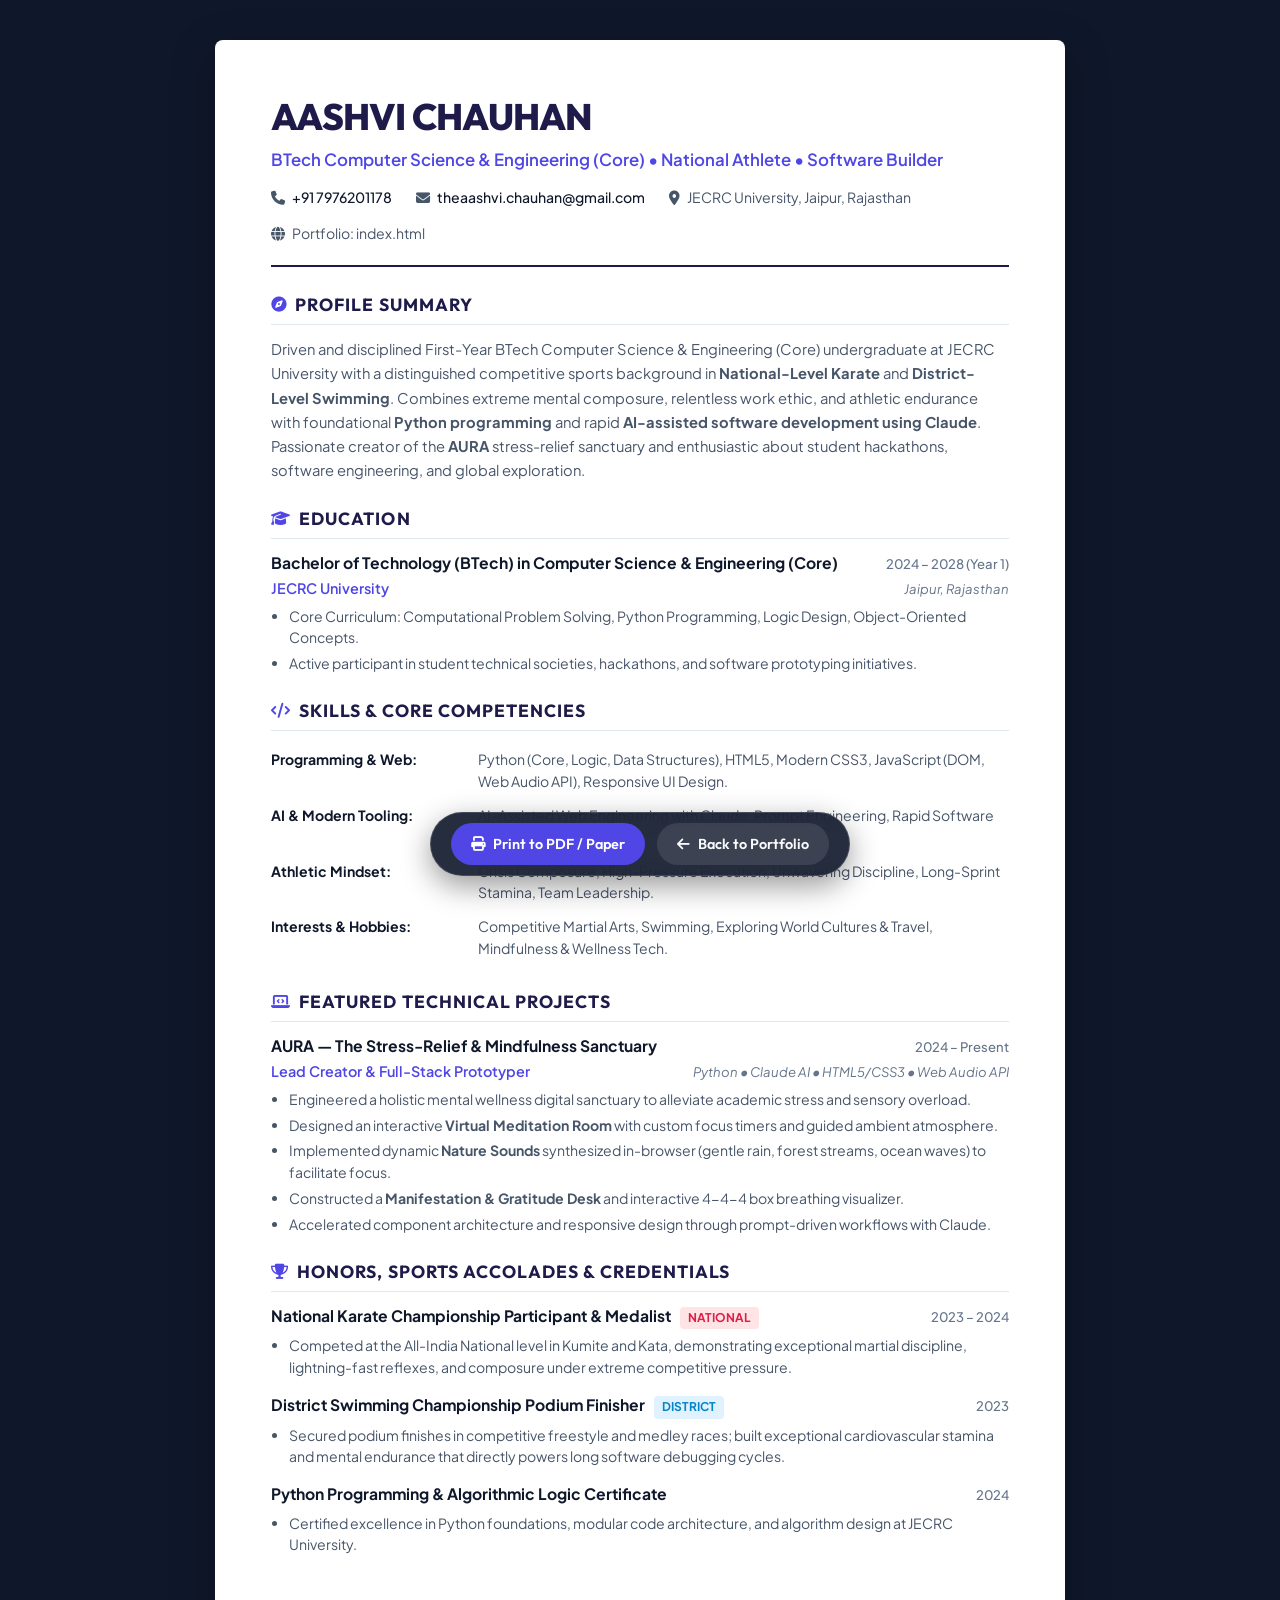
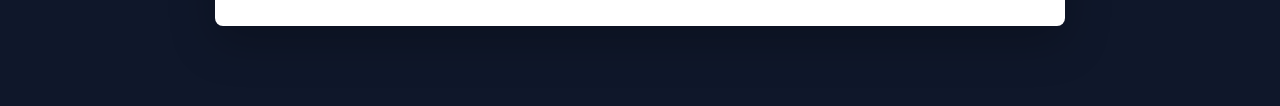
<file: resume.html>
<!DOCTYPE html>
<html lang="en">
<head>
  <meta charset="UTF-8">
  <meta name="viewport" content="width=device-width, initial-scale=1.0">
  <title>Aashvi Chauhan — Curriculum Vitae / Resume</title>
  
  <!-- Fonts -->
  <link rel="preconnect" href="https://fonts.googleapis.com">
  <link rel="preconnect" href="https://fonts.gstatic.com" crossorigin>
  <link href="https://fonts.googleapis.com/css2?family=Plus+Jakarta+Sans:wght@300;400;500;600;700;800&family=Outfit:wght@400;500;600;700;800&family=JetBrains+Mono:wght@400;500;600&display=swap" rel="stylesheet">
  <link rel="stylesheet" href="https://cdnjs.cloudflare.com/ajax/libs/font-awesome/6.5.1/css/all.min.css">

  <style>
    :root {
      --primary: #1e1b4b;
      --accent: #4f46e5;
      --accent-light: #818cf8;
      --text-dark: #0f172a;
      --text-gray: #475569;
      --text-muted: #64748b;
      --border: #e2e8f0;
      --bg: #f8fafc;
      --white: #ffffff;
      --sports-red: #e11d48;
      --swim-blue: #0284c7;
    }

    * {
      margin: 0;
      padding: 0;
      box-sizing: border-box;
    }

    body {
      font-family: 'Plus Jakarta Sans', sans-serif;
      background-color: #0f172a;
      color: var(--text-dark);
      line-height: 1.55;
      padding: 40px 20px 80px;
      display: flex;
      flex-direction: column;
      align-items: center;
    }

    /* Floating Action Bar */
    .action-bar {
      position: fixed;
      bottom: 24px;
      background: rgba(15, 23, 42, 0.9);
      backdrop-filter: blur(12px);
      padding: 10px 20px;
      border-radius: 999px;
      box-shadow: 0 10px 30px rgba(0, 0, 0, 0.4);
      display: flex;
      gap: 12px;
      z-index: 1000;
      border: 1px solid rgba(255, 255, 255, 0.15);
    }

    .btn {
      display: inline-flex;
      align-items: center;
      gap: 8px;
      padding: 10px 20px;
      border-radius: 999px;
      font-size: 0.9rem;
      font-weight: 600;
      text-decoration: none;
      cursor: pointer;
      border: none;
      transition: all 0.2s ease;
      font-family: 'Outfit', sans-serif;
    }

    .btn-print {
      background: #4f46e5;
      color: #fff;
    }

    .btn-print:hover {
      background: #4338ca;
      transform: translateY(-1px);
    }

    .btn-back {
      background: rgba(255, 255, 255, 0.1);
      color: #f8fafc;
    }

    .btn-back:hover {
      background: rgba(255, 255, 255, 0.2);
    }

    /* Resume Paper Page */
    .resume-page {
      background: var(--white);
      width: 100%;
      max-width: 850px;
      padding: 48px 56px;
      border-radius: 8px;
      box-shadow: 0 15px 45px rgba(0, 0, 0, 0.25);
    }

    /* Header */
    .resume-header {
      border-bottom: 2px solid var(--primary);
      padding-bottom: 20px;
      margin-bottom: 24px;
    }

    .header-top {
      display: flex;
      justify-content: space-between;
      align-items: flex-start;
      margin-bottom: 10px;
    }

    .name {
      font-family: 'Outfit', sans-serif;
      font-size: 2.3rem;
      font-weight: 800;
      color: var(--primary);
      letter-spacing: -0.02em;
    }

    .title-tagline {
      font-size: 1.05rem;
      font-weight: 600;
      color: var(--accent);
      margin-top: 2px;
    }

    .contact-grid {
      display: flex;
      flex-wrap: wrap;
      gap: 14px 24px;
      font-size: 0.88rem;
      color: var(--text-gray);
      margin-top: 14px;
    }

    .contact-item {
      display: flex;
      align-items: center;
      gap: 7px;
    }

    .contact-item a {
      color: var(--text-dark);
      text-decoration: none;
      font-weight: 500;
    }

    .contact-item a:hover {
      color: var(--accent);
      text-decoration: underline;
    }

    /* Section Component */
    .section {
      margin-bottom: 22px;
    }

    .section-heading {
      font-family: 'Outfit', sans-serif;
      font-size: 1.1rem;
      font-weight: 700;
      text-transform: uppercase;
      letter-spacing: 0.06em;
      color: var(--primary);
      border-bottom: 1px solid var(--border);
      padding-bottom: 6px;
      margin-bottom: 12px;
      display: flex;
      align-items: center;
      gap: 8px;
    }

    .section-heading i {
      color: var(--accent);
      font-size: 0.95rem;
    }

    /* Professional Summary */
    .summary-text {
      font-size: 0.92rem;
      color: var(--text-gray);
      line-height: 1.65;
    }

    /* Education Item */
    .education-item, .project-item, .achievement-item {
      margin-bottom: 14px;
    }

    .item-header {
      display: flex;
      justify-content: space-between;
      align-items: baseline;
      margin-bottom: 2px;
    }

    .item-title {
      font-size: 0.98rem;
      font-weight: 700;
      color: var(--text-dark);
    }

    .item-institution {
      font-size: 0.9rem;
      font-weight: 600;
      color: var(--accent);
    }

    .item-date {
      font-size: 0.82rem;
      color: var(--text-muted);
      font-weight: 500;
    }

    .item-location {
      font-size: 0.82rem;
      color: var(--text-muted);
      font-style: italic;
    }

    .bullet-list {
      padding-left: 18px;
      margin-top: 6px;
      font-size: 0.88rem;
      color: var(--text-gray);
      display: flex;
      flex-direction: column;
      gap: 4px;
    }

    .bullet-list li {
      line-height: 1.55;
    }

    /* Skills Grid */
    .skills-table {
      width: 100%;
      border-collapse: collapse;
      font-size: 0.88rem;
    }

    .skills-table td {
      padding: 6px 0;
      vertical-align: top;
    }

    .skills-category {
      font-weight: 700;
      color: var(--text-dark);
      width: 28%;
    }

    .skills-list {
      color: var(--text-gray);
    }

    /* Badges */
    .badge {
      display: inline-block;
      font-size: 0.75rem;
      font-weight: 700;
      padding: 2px 8px;
      border-radius: 4px;
      text-transform: uppercase;
      margin-left: 6px;
    }

    .badge-karate { background: #ffe4e6; color: var(--sports-red); }
    .badge-swim { background: #e0f2fe; color: var(--swim-blue); }

    /* Print Styles */
    @media print {
      body {
        background: #ffffff;
        padding: 0;
      }

      .action-bar {
        display: none !important;
      }

      .resume-page {
        box-shadow: none;
        padding: 0;
        width: 100%;
        max-width: 100%;
      }
    }
  </style>
</head>
<body>

  <!-- Floating Print Controls -->
  <div class="action-bar">
    <button class="btn btn-print" onclick="window.print()">
      <i class="fa-solid fa-print"></i> Print to PDF / Paper
    </button>
    <a href="index.html" class="btn btn-back">
      <i class="fa-solid fa-arrow-left"></i> Back to Portfolio
    </a>
  </div>

  <!-- Printable Resume Page -->
  <main class="resume-page">
    <header class="resume-header">
      <div class="header-top">
        <div>
          <h1 class="name">AASHVI CHAUHAN</h1>
          <p class="title-tagline">BTech Computer Science & Engineering (Core) &bull; National Athlete &bull; Software Builder</p>
        </div>
      </div>

      <div class="contact-grid">
        <div class="contact-item">
          <i class="fa-solid fa-phone"></i>
          <a href="tel:+917976201178">+91 7976201178</a>
        </div>
        <div class="contact-item">
          <i class="fa-solid fa-envelope"></i>
          <a href="mailto:theaashvi.chauhan@gmail.com">theaashvi.chauhan@gmail.com</a>
        </div>
        <div class="contact-item">
          <i class="fa-solid fa-location-dot"></i>
          <span>JECRC University, Jaipur, Rajasthan</span>
        </div>
        <div class="contact-item">
          <i class="fa-solid fa-globe"></i>
          <span>Portfolio: index.html</span>
        </div>
      </div>
    </header>

    <!-- Professional Summary -->
    <section class="section">
      <h2 class="section-heading"><i class="fa-solid fa-compass"></i> Profile Summary</h2>
      <p class="summary-text">
        Driven and disciplined First-Year BTech Computer Science & Engineering (Core) undergraduate at JECRC University with a distinguished competitive sports background in <strong>National-Level Karate</strong> and <strong>District-Level Swimming</strong>. Combines extreme mental composure, relentless work ethic, and athletic endurance with foundational <strong>Python programming</strong> and rapid <strong>AI-assisted software development using Claude</strong>. Passionate creator of the <strong>AURA</strong> stress-relief sanctuary and enthusiastic about student hackathons, software engineering, and global exploration.
      </p>
    </section>

    <!-- Education -->
    <section class="section">
      <h2 class="section-heading"><i class="fa-solid fa-graduation-cap"></i> Education</h2>
      <div class="education-item">
        <div class="item-header">
          <span class="item-title">Bachelor of Technology (BTech) in Computer Science & Engineering (Core)</span>
          <span class="item-date">2024 &ndash; 2028 (Year 1)</span>
        </div>
        <div class="item-header">
          <span class="item-institution">JECRC University</span>
          <span class="item-location">Jaipur, Rajasthan</span>
        </div>
        <ul class="bullet-list">
          <li>Core Curriculum: Computational Problem Solving, Python Programming, Logic Design, Object-Oriented Concepts.</li>
          <li>Active participant in student technical societies, hackathons, and software prototyping initiatives.</li>
        </ul>
      </div>
    </section>

    <!-- Technical & Athletic Skills -->
    <section class="section">
      <h2 class="section-heading"><i class="fa-solid fa-code"></i> Skills & Core Competencies</h2>
      <table class="skills-table">
        <tr>
          <td class="skills-category">Programming & Web:</td>
          <td class="skills-list">Python (Core, Logic, Data Structures), HTML5, Modern CSS3, JavaScript (DOM, Web Audio API), Responsive UI Design.</td>
        </tr>
        <tr>
          <td class="skills-category">AI & Modern Tooling:</td>
          <td class="skills-list">AI-Assisted Web Engineering with Claude, Prompt Engineering, Rapid Software Prototyping, Git & GitHub.</td>
        </tr>
        <tr>
          <td class="skills-category">Athletic Mindset:</td>
          <td class="skills-list">Crisis Composure, High-Pressure Execution, Unwavering Discipline, Long-Sprint Stamina, Team Leadership.</td>
        </tr>
        <tr>
          <td class="skills-category">Interests & Hobbies:</td>
          <td class="skills-list">Competitive Martial Arts, Swimming, Exploring World Cultures & Travel, Mindfulness & Wellness Tech.</td>
        </tr>
      </table>
    </section>

    <!-- Key Featured Projects -->
    <section class="section">
      <h2 class="section-heading"><i class="fa-solid fa-laptop-code"></i> Featured Technical Projects</h2>
      <div class="project-item">
        <div class="item-header">
          <span class="item-title">AURA &mdash; The Stress-Relief & Mindfulness Sanctuary</span>
          <span class="item-date">2024 &ndash; Present</span>
        </div>
        <div class="item-header">
          <span class="item-institution">Lead Creator & Full-Stack Prototyper</span>
          <span class="item-location">Python &bull; Claude AI &bull; HTML5/CSS3 &bull; Web Audio API</span>
        </div>
        <ul class="bullet-list">
          <li>Engineered a holistic mental wellness digital sanctuary to alleviate academic stress and sensory overload.</li>
          <li>Designed an interactive <strong>Virtual Meditation Room</strong> with custom focus timers and guided ambient atmosphere.</li>
          <li>Implemented dynamic <strong>Nature Sounds</strong> synthesized in-browser (gentle rain, forest streams, ocean waves) to facilitate focus.</li>
          <li>Constructed a <strong>Manifestation & Gratitude Desk</strong> and interactive 4-4-4 box breathing visualizer.</li>
          <li>Accelerated component architecture and responsive design through prompt-driven workflows with Claude.</li>
        </ul>
      </div>
    </section>

    <!-- Athletic Accolades & Leadership -->
    <section class="section">
      <h2 class="section-heading"><i class="fa-solid fa-trophy"></i> Honors, Sports Accolades & Credentials</h2>
      
      <div class="achievement-item">
        <div class="item-header">
          <span class="item-title">National Karate Championship Participant & Medalist <span class="badge badge-karate">National</span></span>
          <span class="item-date">2023 &ndash; 2024</span>
        </div>
        <ul class="bullet-list">
          <li>Competed at the All-India National level in Kumite and Kata, demonstrating exceptional martial discipline, lightning-fast reflexes, and composure under extreme competitive pressure.</li>
        </ul>
      </div>

      <div class="achievement-item">
        <div class="item-header">
          <span class="item-title">District Swimming Championship Podium Finisher <span class="badge badge-swim">District</span></span>
          <span class="item-date">2023</span>
        </div>
        <ul class="bullet-list">
          <li>Secured podium finishes in competitive freestyle and medley races; built exceptional cardiovascular stamina and mental endurance that directly powers long software debugging cycles.</li>
        </ul>
      </div>

      <div class="achievement-item">
        <div class="item-header">
          <span class="item-title">Python Programming & Algorithmic Logic Certificate</span>
          <span class="item-date">2024</span>
        </div>
        <ul class="bullet-list">
          <li>Certified excellence in Python foundations, modular code architecture, and algorithm design at JECRC University.</li>
        </ul>
      </div>
    </section>
  </main>

</body>
</html>
</file>
<file: styles.css>
/* ============================================================
   AASHVI CHAUHAN — MODERN PERSONAL PORTFOLIO DESIGN SYSTEM
   Theme: Dark Obsidian & Electric Violet / Cyan Luminescence
   ============================================================ */

:root {
  /* Color Palette */
  --bg-primary: #07090e;
  --bg-secondary: #0d111c;
  --bg-card: rgba(18, 24, 38, 0.65);
  --bg-card-hover: rgba(26, 34, 52, 0.85);
  --bg-glass: rgba(255, 255, 255, 0.03);

  --border-color: rgba(255, 255, 255, 0.08);
  --border-glow: rgba(139, 92, 246, 0.35);
  --border-focus: #8b5cf6;

  /* Accent Colors */
  --accent-primary: #8b5cf6;       /* Electric Violet */
  --accent-secondary: #06b6d4;     /* Vivid Teal / Cyan */
  --accent-gradient: linear-gradient(135deg, #8b5cf6 0%, #06b6d4 50%, #3b82f6 100%);
  --accent-aura: linear-gradient(135deg, #10b981 0%, #06b6d4 50%, #8b5cf6 100%);
  
  --karate-accent: #f43f5e;        /* Rose / Crimson */
  --swim-accent: #0ea5e9;          /* Deep Sky Blue */
  --tech-accent: #eab308;          /* Python Gold */

  /* Text Colors */
  --text-primary: #f8fafc;
  --text-secondary: #94a3b8;
  --text-muted: #64748b;
  --text-highlight: #ffffff;

  /* Typography */
  --font-heading: 'Outfit', sans-serif;
  --font-body: 'Plus Jakarta Sans', sans-serif;
  --font-mono: 'JetBrains Mono', monospace;

  /* Shadows & Glass */
  --glass-shadow: 0 8px 32px 0 rgba(0, 0, 0, 0.45);
  --glow-shadow: 0 0 40px rgba(139, 92, 246, 0.22);
  --radius-sm: 8px;
  --radius-md: 14px;
  --radius-lg: 22px;
  --radius-xl: 30px;

  /* Transition speeds */
  --transition-fast: 0.2s cubic-bezier(0.16, 1, 0.3, 1);
  --transition-smooth: 0.35s cubic-bezier(0.16, 1, 0.3, 1);
}

/* Base Reset & Typography */
*, *::before, *::after {
  margin: 0;
  padding: 0;
  box-sizing: border-box;
}

html {
  font-size: 16px;
  scroll-behavior: smooth;
  scroll-padding-top: 100px;
}

body {
  background-color: var(--bg-primary);
  color: var(--text-primary);
  font-family: var(--font-body);
  line-height: 1.65;
  overflow-x: hidden;
  position: relative;
  min-height: 100vh;
}

/* Background Glowing Ambient Orbs */
.glow-orb {
  position: fixed;
  border-radius: 50%;
  filter: blur(120px);
  pointer-events: none;
  z-index: 0;
  opacity: 0.35;
  animation: floatOrb 20s infinite alternate ease-in-out;
}

.orb-1 {
  width: 500px;
  height: 500px;
  background: radial-gradient(circle, rgba(139, 92, 246, 0.45) 0%, transparent 70%);
  top: -100px;
  left: -100px;
}

.orb-2 {
  width: 600px;
  height: 600px;
  background: radial-gradient(circle, rgba(6, 182, 212, 0.35) 0%, transparent 70%);
  top: 40%;
  right: -150px;
  animation-duration: 25s;
}

.orb-3 {
  width: 550px;
  height: 550px;
  background: radial-gradient(circle, rgba(244, 63, 94, 0.25) 0%, transparent 70%);
  bottom: 0;
  left: 15%;
  animation-duration: 22s;
}

@keyframes floatOrb {
  0% { transform: translate(0, 0) scale(1); }
  50% { transform: translate(40px, 60px) scale(1.08); }
  100% { transform: translate(-30px, 30px) scale(0.95); }
}

/* Container */
.container {
  width: 90%;
  max-width: 1240px;
  margin: 0 auto;
  position: relative;
  z-index: 1;
}

/* Typography Helpers */
h1, h2, h3, h4, h5, h6 {
  font-family: var(--font-heading);
  color: var(--text-primary);
  font-weight: 700;
  line-height: 1.25;
}

p {
  color: var(--text-secondary);
}

a {
  color: inherit;
  text-decoration: none;
  transition: color var(--transition-fast);
}

ul {
  list-style: none;
}

/* Highlight Gradients */
.gradient-text {
  background: var(--accent-gradient);
  -webkit-background-clip: text;
  -webkit-text-fill-color: transparent;
  display: inline-block;
}

.text-highlight {
  color: #fff;
  font-weight: 600;
}

.text-warning { color: #f59e0b !important; }
.text-danger { color: #f43f5e !important; }
.text-accent { color: #8b5cf6 !important; }
.text-info { color: #06b6d4 !important; }
.text-success { color: #10b981 !important; }

/* Status Ribbon */
.status-ribbon {
  background: linear-gradient(90deg, rgba(139, 92, 246, 0.15) 0%, rgba(6, 182, 212, 0.15) 100%);
  border-bottom: 1px solid var(--border-color);
  font-size: 0.82rem;
  padding: 8px 0;
  position: relative;
  z-index: 100;
}

.ribbon-content {
  display: flex;
  align-items: center;
  justify-content: center;
  gap: 12px;
  flex-wrap: wrap;
  text-align: center;
}

.pulse-dot {
  width: 8px;
  height: 8px;
  background-color: #10b981;
  border-radius: 50%;
  box-shadow: 0 0 8px #10b981;
  animation: pulseLight 1.8s infinite;
}

@keyframes pulseLight {
  0%, 100% { opacity: 1; transform: scale(1); }
  50% { opacity: 0.4; transform: scale(0.85); }
}

.ribbon-link {
  color: var(--accent-secondary);
  font-weight: 600;
  display: inline-flex;
  align-items: center;
  gap: 5px;
}

.ribbon-link:hover {
  text-decoration: underline;
}

/* Glass Panel Style */
.glass-panel {
  background: var(--bg-card);
  backdrop-filter: blur(16px);
  -webkit-backdrop-filter: blur(16px);
  border: 1px solid var(--border-color);
  border-radius: var(--radius-lg);
  box-shadow: var(--glass-shadow);
  transition: transform var(--transition-smooth), border-color var(--transition-smooth), box-shadow var(--transition-smooth);
}

.glass-panel:hover {
  border-color: rgba(139, 92, 246, 0.35);
  box-shadow: 0 14px 40px rgba(0, 0, 0, 0.55), 0 0 25px rgba(139, 92, 246, 0.12);
}

/* Badge Pills */
.badge-pill {
  display: inline-flex;
  align-items: center;
  gap: 8px;
  background: rgba(139, 92, 246, 0.12);
  border: 1px solid rgba(139, 92, 246, 0.3);
  color: #c4b5fd;
  padding: 6px 16px;
  border-radius: 9999px;
  font-size: 0.85rem;
  font-weight: 600;
  text-transform: uppercase;
  letter-spacing: 0.05em;
  margin-bottom: 1rem;
}

.badge-dot {
  width: 7px;
  height: 7px;
  background: #a78bfa;
  border-radius: 50%;
}

.hot-badge {
  background: linear-gradient(135deg, #10b981, #06b6d4);
  color: #042f2e;
  font-size: 0.65rem;
  font-weight: 800;
  padding: 2px 7px;
  border-radius: 999px;
  text-transform: uppercase;
  margin-left: 4px;
}

/* Buttons */
.btn {
  display: inline-flex;
  align-items: center;
  justify-content: center;
  gap: 10px;
  font-family: var(--font-heading);
  font-weight: 600;
  border-radius: 999px;
  cursor: pointer;
  transition: all var(--transition-smooth);
  border: none;
  outline: none;
  white-space: nowrap;
}

.btn-primary {
  background: linear-gradient(135deg, #8b5cf6 0%, #6366f1 100%);
  color: #ffffff;
  padding: 14px 28px;
  font-size: 1rem;
  box-shadow: 0 4px 20px rgba(139, 92, 246, 0.4);
}

.btn-primary:hover {
  transform: translateY(-2px);
  box-shadow: 0 8px 25px rgba(139, 92, 246, 0.6);
  background: linear-gradient(135deg, #9d74f8 0%, #7578f9 100%);
}

.btn-primary-sm {
  background: linear-gradient(135deg, #8b5cf6 0%, #6366f1 100%);
  color: #ffffff;
  padding: 9px 18px;
  font-size: 0.88rem;
  box-shadow: 0 3px 14px rgba(139, 92, 246, 0.35);
}

.btn-primary-sm:hover {
  transform: translateY(-1px);
  box-shadow: 0 5px 18px rgba(139, 92, 246, 0.5);
}

.btn-secondary {
  background: rgba(255, 255, 255, 0.07);
  color: var(--text-primary);
  border: 1px solid var(--border-color);
  padding: 14px 28px;
  font-size: 1rem;
  backdrop-filter: blur(8px);
}

.btn-secondary:hover {
  background: rgba(255, 255, 255, 0.12);
  border-color: rgba(255, 255, 255, 0.25);
  transform: translateY(-2px);
}

.btn-secondary-sm {
  background: rgba(255, 255, 255, 0.06);
  color: var(--text-primary);
  border: 1px solid var(--border-color);
  padding: 9px 18px;
  font-size: 0.88rem;
}

.btn-secondary-sm:hover {
  background: rgba(255, 255, 255, 0.12);
  border-color: rgba(255, 255, 255, 0.2);
}

.btn-outline-sm {
  background: transparent;
  border: 1px solid rgba(139, 92, 246, 0.4);
  color: #c4b5fd;
  padding: 9px 16px;
  font-size: 0.85rem;
}

.btn-outline-sm:hover {
  background: rgba(139, 92, 246, 0.15);
  color: #ffffff;
  border-color: #8b5cf6;
}

.btn-lg {
  padding: 16px 32px;
  font-size: 1.05rem;
}

.w-full {
  width: 100%;
}

/* ============================================================
   HEADER & NAVIGATION
   ============================================================ */
.site-header {
  position: sticky;
  top: 0;
  z-index: 1000;
  background: rgba(7, 9, 14, 0.85);
  backdrop-filter: blur(20px);
  -webkit-backdrop-filter: blur(20px);
  border-bottom: 1px solid var(--border-color);
  transition: padding var(--transition-fast), background-color var(--transition-fast);
}

.header-container {
  display: flex;
  align-items: center;
  justify-content: space-between;
  padding: 14px 0;
}

.brand-logo {
  display: flex;
  align-items: center;
  gap: 12px;
}

.monogram-badge {
  width: 44px;
  height: 44px;
  background: linear-gradient(135deg, #8b5cf6 0%, #06b6d4 100%);
  border-radius: 12px;
  display: flex;
  align-items: center;
  justify-content: center;
  font-family: var(--font-heading);
  font-weight: 800;
  font-size: 1.25rem;
  color: #ffffff;
  box-shadow: 0 4px 14px rgba(139, 92, 246, 0.4);
  border: 1px solid rgba(255, 255, 255, 0.25);
}

.brand-info {
  display: flex;
  flex-direction: column;
}

.brand-name {
  font-family: var(--font-heading);
  font-weight: 700;
  font-size: 1.15rem;
  letter-spacing: -0.02em;
}

.brand-tag {
  font-size: 0.75rem;
  color: var(--text-muted);
  font-weight: 500;
}

.desktop-nav .nav-links {
  display: flex;
  align-items: center;
  gap: 6px;
}

.nav-item {
  display: flex;
  align-items: center;
  gap: 7px;
  padding: 8px 14px;
  font-size: 0.9rem;
  font-weight: 500;
  color: var(--text-secondary);
  border-radius: 999px;
  transition: all var(--transition-fast);
}

.nav-item i {
  font-size: 0.85rem;
  opacity: 0.7;
}

.nav-item:hover, .nav-item.active {
  color: #ffffff;
  background: rgba(255, 255, 255, 0.08);
}

.nav-item.active {
  color: #c4b5fd;
  background: rgba(139, 92, 246, 0.15);
  font-weight: 600;
}

.header-actions {
  display: flex;
  align-items: center;
  gap: 12px;
}

.mobile-toggle {
  display: none;
  background: transparent;
  border: 1px solid var(--border-color);
  border-radius: 8px;
  width: 42px;
  height: 42px;
  padding: 8px;
  flex-direction: column;
  justify-content: space-around;
  cursor: pointer;
}

.mobile-toggle .bar {
  width: 100%;
  height: 2px;
  background: #ffffff;
  border-radius: 2px;
  transition: all var(--transition-fast);
}

/* Mobile Drawer */
.mobile-drawer {
  display: none;
  position: absolute;
  top: 100%;
  left: 0;
  width: 100%;
  background: rgba(11, 15, 25, 0.98);
  backdrop-filter: blur(25px);
  border-bottom: 1px solid var(--border-color);
  padding: 24px;
  box-shadow: 0 20px 40px rgba(0,0,0,0.6);
}

.mobile-drawer.open {
  display: block;
}

.drawer-nav-links {
  display: flex;
  flex-direction: column;
  gap: 8px;
  margin-bottom: 20px;
}

.drawer-item {
  display: flex;
  align-items: center;
  gap: 12px;
  padding: 12px 16px;
  font-size: 1.05rem;
  font-weight: 500;
  border-radius: var(--radius-sm);
  color: var(--text-primary);
  background: rgba(255, 255, 255, 0.03);
}

.drawer-item:hover {
  background: rgba(139, 92, 246, 0.15);
  color: #c4b5fd;
}

.drawer-ctas {
  display: flex;
  flex-direction: column;
  gap: 12px;
  margin-bottom: 20px;
}

.drawer-contact-info {
  border-top: 1px solid var(--border-color);
  padding-top: 14px;
  font-size: 0.85rem;
  color: var(--text-muted);
}

.drawer-contact-info p {
  display: flex;
  align-items: center;
  gap: 8px;
  margin-bottom: 6px;
}

/* ============================================================
   HERO SECTION
   ============================================================ */
.hero-section {
  padding: 80px 0 60px;
  position: relative;
}

.hero-grid {
  display: grid;
  grid-template-columns: 1.15fr 0.85fr;
  gap: 48px;
  align-items: center;
}

.hero-pill {
  margin-bottom: 1.5rem;
}

.hero-title {
  font-size: 3.5rem;
  line-height: 1.12;
  letter-spacing: -0.03em;
  margin-bottom: 1.5rem;
}

.hero-description {
  font-size: 1.15rem;
  line-height: 1.8;
  color: var(--text-secondary);
  margin-bottom: 2.2rem;
  max-width: 620px;
}

.hero-buttons {
  display: flex;
  align-items: center;
  gap: 16px;
  flex-wrap: wrap;
  margin-bottom: 3.5rem;
}

.hero-stats-row {
  display: grid;
  grid-template-columns: repeat(3, 1fr);
  gap: 16px;
}

.hero-stat-card {
  background: rgba(255, 255, 255, 0.03);
  border: 1px solid var(--border-color);
  border-radius: var(--radius-md);
  padding: 16px;
  display: flex;
  align-items: center;
  gap: 14px;
  transition: all var(--transition-fast);
}

.hero-stat-card:hover {
  background: rgba(255, 255, 255, 0.06);
  border-color: rgba(255, 255, 255, 0.2);
  transform: translateY(-2px);
}

.stat-icon {
  width: 44px;
  height: 44px;
  border-radius: 12px;
  display: flex;
  align-items: center;
  justify-content: center;
  font-size: 1.15rem;
}

.karate-icon {
  background: rgba(244, 63, 94, 0.15);
  color: var(--karate-accent);
}

.swim-icon {
  background: rgba(14, 165, 233, 0.15);
  color: var(--swim-accent);
}

.code-icon {
  background: rgba(139, 92, 246, 0.15);
  color: var(--accent-primary);
}

.stat-text {
  display: flex;
  flex-direction: column;
}

.stat-number {
  font-family: var(--font-heading);
  font-weight: 700;
  font-size: 1.1rem;
  color: #ffffff;
}

.stat-label {
  font-size: 0.78rem;
  color: var(--text-muted);
}

/* Hero Profile Card Bento */
.hero-visual {
  position: relative;
}

.profile-card {
  padding: 36px 28px;
  position: relative;
  overflow: hidden;
  background: linear-gradient(180deg, rgba(20, 27, 45, 0.7) 0%, rgba(13, 17, 28, 0.85) 100%);
}

.card-glow-top {
  position: absolute;
  top: 0;
  left: 10%;
  right: 10%;
  height: 2px;
  background: var(--accent-gradient);
  box-shadow: 0 0 20px var(--accent-primary);
}

.avatar-wrapper {
  position: relative;
  width: 140px;
  height: 140px;
  margin: 0 auto 20px;
}

.avatar-ring {
  width: 100%;
  height: 100%;
  border-radius: 50%;
  padding: 4px;
  background: linear-gradient(135deg, #8b5cf6, #06b6d4, #f43f5e);
  box-shadow: 0 0 25px rgba(139, 92, 246, 0.35);
  animation: rotateRing 15s linear infinite;
}

@keyframes rotateRing {
  from { transform: rotate(0deg); }
  to { transform: rotate(360deg); }
}

.avatar-inner {
  width: 100%;
  height: 100%;
  border-radius: 50%;
  background: #0d121f;
  display: flex;
  flex-direction: column;
  align-items: center;
  justify-content: center;
  animation: counterRotate 15s linear infinite;
}

@keyframes counterRotate {
  from { transform: rotate(0deg); }
  to { transform: rotate(-360deg); }
}

.avatar-monogram {
  font-family: var(--font-heading);
  font-size: 2.4rem;
  font-weight: 800;
  background: var(--accent-gradient);
  -webkit-background-clip: text;
  -webkit-text-fill-color: transparent;
}

.avatar-sub {
  font-size: 0.65rem;
  text-transform: uppercase;
  letter-spacing: 0.1em;
  color: var(--text-muted);
}

.active-badge {
  position: absolute;
  bottom: 6px;
  right: 6px;
  background: #10b981;
  color: #042f2e;
  width: 32px;
  height: 32px;
  border-radius: 50%;
  border: 3px solid #0d121f;
  display: flex;
  align-items: center;
  justify-content: center;
  font-size: 0.85rem;
}

.profile-name {
  font-size: 1.5rem;
  margin-bottom: 4px;
}

.profile-role {
  font-size: 0.92rem;
  color: var(--accent-secondary);
  font-weight: 500;
  margin-bottom: 4px;
}

.profile-location {
  font-size: 0.82rem;
  color: var(--text-muted);
}

.divider {
  height: 1px;
  background: var(--border-color);
  margin: 20px 0;
}

.profile-chips {
  display: flex;
  flex-wrap: wrap;
  gap: 8px;
  justify-content: center;
  margin-bottom: 20px;
}

.chip {
  padding: 6px 12px;
  border-radius: 999px;
  font-size: 0.78rem;
  font-weight: 600;
  display: inline-flex;
  align-items: center;
  gap: 6px;
  background: rgba(255, 255, 255, 0.04);
  border: 1px solid var(--border-color);
}

.chip-sports { color: #fda4af; border-color: rgba(244, 63, 94, 0.3); }
.chip-swim { color: #7dd3fc; border-color: rgba(14, 165, 233, 0.3); }
.chip-tech { color: #fde047; border-color: rgba(234, 179, 8, 0.3); }
.chip-ai { color: #c4b5fd; border-color: rgba(139, 92, 246, 0.3); }
.chip-travel { color: #6ee7b7; border-color: rgba(16, 185, 129, 0.3); }

.profile-quote-card {
  background: rgba(0, 0, 0, 0.25);
  border-radius: var(--radius-sm);
  padding: 14px;
  font-style: italic;
  font-size: 0.85rem;
  line-height: 1.5;
  color: #cbd5e1;
  position: relative;
  margin-bottom: 20px;
}

.quote-icon {
  font-size: 0.75rem;
  opacity: 0.5;
  margin-right: 6px;
}

/* ============================================================
   ABOUT SECTION
   ============================================================ */
.about-section {
  padding: 100px 0;
  position: relative;
}

.section-header {
  max-width: 780px;
  margin: 0 auto 55px;
}

.section-title {
  font-size: 2.6rem;
  margin-bottom: 1rem;
  letter-spacing: -0.02em;
}

.section-subtitle {
  font-size: 1.05rem;
  line-height: 1.7;
}

.about-bento-grid {
  display: grid;
  grid-template-columns: repeat(12, 1fr);
  gap: 24px;
}

.bento-card {
  padding: 32px;
  display: flex;
  flex-direction: column;
  position: relative;
  overflow: hidden;
}

.bento-engineer {
  grid-column: span 7;
}

.bento-sports {
  grid-column: span 5;
}

.bento-swim {
  grid-column: span 4;
}

.bento-ai {
  grid-column: span 4;
}

.bento-travel {
  grid-column: span 4;
}

.bento-icon-box {
  width: 52px;
  height: 52px;
  border-radius: 14px;
  background: rgba(139, 92, 246, 0.15);
  color: var(--accent-primary);
  display: flex;
  align-items: center;
  justify-content: center;
  font-size: 1.4rem;
  margin-bottom: 20px;
}

.karate-accent { background: rgba(244, 63, 94, 0.15); color: var(--karate-accent); }
.swim-accent { background: rgba(14, 165, 233, 0.15); color: var(--swim-accent); }
.ai-accent { background: rgba(139, 92, 246, 0.15); color: var(--accent-primary); }
.travel-accent { background: rgba(16, 185, 129, 0.15); color: #10b981; }

.bento-badge-tag {
  position: absolute;
  top: 24px;
  right: 24px;
  font-size: 0.75rem;
  font-weight: 700;
  text-transform: uppercase;
  padding: 4px 10px;
  border-radius: 999px;
  background: rgba(255, 255, 255, 0.08);
  color: var(--text-secondary);
}

.bento-card h3 {
  font-size: 1.35rem;
  margin-bottom: 12px;
}

.bento-card p {
  font-size: 0.95rem;
  line-height: 1.7;
  margin-bottom: 16px;
}

.about-bullet-list {
  margin-top: auto;
  display: flex;
  flex-direction: column;
  gap: 10px;
}

.about-bullet-list li {
  display: flex;
  align-items: flex-start;
  gap: 10px;
  font-size: 0.9rem;
  color: #cbd5e1;
}

.about-bullet-list li i {
  color: #10b981;
  font-size: 0.85rem;
  margin-top: 4px;
}

.stat-pill-row {
  display: flex;
  gap: 10px;
  flex-wrap: wrap;
  margin-top: auto;
}

.stat-badge {
  background: rgba(255, 255, 255, 0.05);
  border: 1px solid var(--border-color);
  padding: 6px 12px;
  border-radius: var(--radius-sm);
  font-size: 0.8rem;
  font-weight: 600;
  display: inline-flex;
  align-items: center;
  gap: 6px;
}

.code-snippet-preview {
  background: #090c14;
  border: 1px solid var(--border-color);
  border-radius: var(--radius-sm);
  padding: 14px;
  font-family: var(--font-mono);
  font-size: 0.82rem;
  margin-top: auto;
  line-height: 1.5;
}

.code-keyword { color: #f43f5e; font-weight: 600; }
.code-func { color: #60a5fa; }
.code-str { color: #34d399; }

.travel-tags {
  display: flex;
  flex-wrap: wrap;
  gap: 8px;
  margin-top: auto;
}

.travel-tags span {
  font-size: 0.78rem;
  background: rgba(16, 185, 129, 0.1);
  color: #a7f3d0;
  border: 1px solid rgba(16, 185, 129, 0.25);
  padding: 5px 10px;
  border-radius: 999px;
  display: inline-flex;
  align-items: center;
  gap: 6px;
}

/* ============================================================
   SKILLS SECTION
   ============================================================ */
.skills-section {
  padding: 100px 0;
  background: linear-gradient(180deg, transparent 0%, rgba(13, 17, 28, 0.4) 50%, transparent 100%);
}

.skills-grid {
  display: grid;
  grid-template-columns: repeat(3, 1fr);
  gap: 28px;
}

.skill-category-card {
  padding: 32px;
  display: flex;
  flex-direction: column;
}

.category-header {
  display: flex;
  align-items: center;
  gap: 16px;
  margin-bottom: 28px;
}

.cat-icon {
  width: 48px;
  height: 48px;
  border-radius: 12px;
  background: rgba(139, 92, 246, 0.15);
  color: var(--accent-primary);
  display: flex;
  align-items: center;
  justify-content: center;
  font-size: 1.35rem;
}

.category-header h3 {
  font-size: 1.25rem;
  margin-bottom: 2px;
}

.category-header p {
  font-size: 0.8rem;
}

.skill-bars-list {
  display: flex;
  flex-direction: column;
  gap: 22px;
}

.skill-item {
  display: flex;
  flex-direction: column;
  gap: 6px;
}

.skill-info {
  display: flex;
  justify-content: space-between;
  align-items: center;
  font-size: 0.9rem;
}

.skill-name {
  font-weight: 600;
  color: #f1f5f9;
  display: flex;
  align-items: center;
  gap: 8px;
}

.skill-level {
  font-size: 0.78rem;
  color: var(--text-muted);
}

.skill-bar-track {
  width: 100%;
  height: 6px;
  background: rgba(255, 255, 255, 0.08);
  border-radius: 999px;
  overflow: hidden;
}

.skill-bar-fill {
  height: 100%;
  background: var(--accent-gradient);
  border-radius: 999px;
  transition: width 1s ease-in-out;
}

.skill-subtext {
  font-size: 0.78rem;
  color: var(--text-muted);
  line-height: 1.4;
}

.strengths-tags-container {
  display: flex;
  flex-direction: column;
  gap: 18px;
}

.strength-card {
  display: flex;
  gap: 14px;
  background: rgba(255, 255, 255, 0.02);
  border: 1px solid var(--border-color);
  padding: 16px;
  border-radius: var(--radius-md);
  transition: all var(--transition-fast);
}

.strength-card:hover {
  background: rgba(255, 255, 255, 0.05);
  border-color: rgba(139, 92, 246, 0.3);
}

.strength-card i {
  color: var(--accent-secondary);
  font-size: 1.25rem;
  margin-top: 3px;
}

.strength-card h4 {
  font-size: 0.95rem;
  margin-bottom: 4px;
}

.strength-card p {
  font-size: 0.82rem;
  line-height: 1.5;
}

/* ============================================================
   AURA PROJECT SPOTLIGHT
   ============================================================ */
.project-spotlight-section {
  padding: 100px 0;
  position: relative;
}

.spotlight-banner {
  padding: 50px;
  background: linear-gradient(135deg, rgba(20, 30, 48, 0.8) 0%, rgba(13, 20, 36, 0.95) 100%);
  border: 1px solid rgba(6, 182, 212, 0.3);
  box-shadow: 0 16px 50px rgba(0, 0, 0, 0.5), 0 0 35px rgba(6, 182, 212, 0.12);
}

.spotlight-header {
  margin-bottom: 40px;
  text-align: center;
  max-width: 800px;
  margin-left: auto;
  margin-right: auto;
}

.aura-pill {
  background: rgba(6, 182, 212, 0.15);
  border-color: rgba(6, 182, 212, 0.35);
  color: #67e8f9;
}

.spotlight-title {
  font-size: 2.8rem;
  margin-bottom: 14px;
  background: linear-gradient(135deg, #38bdf8, #818cf8, #34d399);
  -webkit-background-clip: text;
  -webkit-text-fill-color: transparent;
}

.spotlight-tagline {
  font-size: 1.12rem;
  line-height: 1.7;
}

.aura-architecture-grid {
  display: grid;
  grid-template-columns: 1fr 1fr;
  gap: 40px;
  align-items: center;
}

.aura-features-list {
  display: flex;
  flex-direction: column;
  gap: 20px;
}

.aura-feature-item {
  display: flex;
  align-items: flex-start;
  gap: 18px;
  background: rgba(255, 255, 255, 0.03);
  border: 1px solid var(--border-color);
  padding: 18px;
  border-radius: var(--radius-md);
  transition: all var(--transition-fast);
}

.aura-feature-item:hover {
  background: rgba(255, 255, 255, 0.06);
  border-color: rgba(6, 182, 212, 0.35);
  transform: translateX(4px);
}

.af-icon {
  width: 44px;
  height: 44px;
  border-radius: 12px;
  background: rgba(6, 182, 212, 0.15);
  color: #38bdf8;
  display: flex;
  align-items: center;
  justify-content: center;
  font-size: 1.25rem;
  flex-shrink: 0;
}

.af-content h4 {
  font-size: 1.05rem;
  margin-bottom: 4px;
  color: #f1f5f9;
}

.af-content p {
  font-size: 0.88rem;
  line-height: 1.5;
}

/* Interactive AURA Box */
.aura-interactive-widget {
  background: rgba(10, 15, 26, 0.85);
  border: 1px solid rgba(6, 182, 212, 0.25);
  border-radius: var(--radius-lg);
  padding: 30px;
  text-align: center;
  box-shadow: 0 10px 30px rgba(0, 0, 0, 0.4);
}

.widget-header {
  display: flex;
  align-items: center;
  justify-content: center;
  gap: 8px;
  font-size: 0.82rem;
  color: var(--accent-secondary);
  font-weight: 600;
  text-transform: uppercase;
  letter-spacing: 0.05em;
  margin-bottom: 24px;
}

.widget-dot {
  width: 8px;
  height: 8px;
  background: #06b6d4;
  border-radius: 50%;
  box-shadow: 0 0 8px #06b6d4;
}

/* Breathing Bubble Animation */
.breathing-guide-container {
  display: flex;
  flex-direction: column;
  align-items: center;
  margin-bottom: 24px;
}

.breathing-bubble {
  width: 140px;
  height: 140px;
  border-radius: 50%;
  background: radial-gradient(circle, rgba(6, 182, 212, 0.2) 0%, rgba(139, 92, 246, 0.1) 70%);
  border: 2px solid rgba(6, 182, 212, 0.4);
  display: flex;
  align-items: center;
  justify-content: center;
  box-shadow: 0 0 25px rgba(6, 182, 212, 0.25);
  transition: transform 4s cubic-bezier(0.4, 0, 0.2, 1), border-color 1s ease, box-shadow 4s ease;
  margin-bottom: 16px;
}

.breathing-bubble.inhale {
  transform: scale(1.35);
  border-color: #38bdf8;
  box-shadow: 0 0 45px rgba(56, 189, 248, 0.5);
}

.breathing-bubble.hold {
  transform: scale(1.35);
  border-color: #a855f7;
  box-shadow: 0 0 45px rgba(168, 85, 247, 0.5);
}

.breathing-bubble.exhale {
  transform: scale(1);
  border-color: #10b981;
  box-shadow: 0 0 20px rgba(16, 185, 129, 0.3);
}

.bubble-inner {
  display: flex;
  flex-direction: column;
  align-items: center;
  gap: 2px;
}

.breathing-status {
  font-family: var(--font-heading);
  font-size: 1.15rem;
  font-weight: 700;
  color: #ffffff;
}

.breathing-timer {
  font-size: 0.8rem;
  color: var(--text-muted);
}

.breathing-prompt {
  font-size: 0.88rem;
  color: var(--text-secondary);
  margin-bottom: 14px;
}

.breathing-controls {
  display: flex;
  gap: 10px;
}

.sound-player-compact {
  background: rgba(255, 255, 255, 0.03);
  border: 1px solid var(--border-color);
  border-radius: var(--radius-md);
  padding: 14px 18px;
  display: flex;
  align-items: center;
  justify-content: space-between;
  margin-bottom: 20px;
}

.sound-info {
  display: flex;
  align-items: center;
  gap: 12px;
  text-align: left;
}

.sound-info i {
  font-size: 1.3rem;
}

.sound-title {
  display: block;
  font-size: 0.9rem;
  font-weight: 600;
  color: #ffffff;
}

.sound-desc {
  display: block;
  font-size: 0.75rem;
  color: var(--text-muted);
}

/* ============================================================
   CERTIFICATES & CREDENTIALS
   ============================================================ */
.certificates-section {
  padding: 100px 0;
  position: relative;
}

.cert-filter-bar {
  display: flex;
  justify-content: center;
  gap: 10px;
  margin-bottom: 40px;
  flex-wrap: wrap;
}

.cert-filter-btn {
  background: rgba(255, 255, 255, 0.05);
  border: 1px solid var(--border-color);
  color: var(--text-secondary);
  padding: 8px 18px;
  border-radius: 999px;
  font-family: var(--font-heading);
  font-size: 0.88rem;
  font-weight: 600;
  cursor: pointer;
  transition: all var(--transition-fast);
}

.cert-filter-btn:hover, .cert-filter-btn.active {
  background: rgba(139, 92, 246, 0.2);
  border-color: #8b5cf6;
  color: #ffffff;
}

.certificates-grid {
  display: grid;
  grid-template-columns: repeat(2, 1fr);
  gap: 28px;
}

.cert-card {
  padding: 32px;
  position: relative;
  overflow: hidden;
  display: flex;
  flex-direction: column;
}

.cert-ribbon {
  position: absolute;
  top: 18px;
  right: -32px;
  transform: rotate(45deg);
  font-size: 0.68rem;
  font-weight: 700;
  text-transform: uppercase;
  letter-spacing: 0.08em;
  padding: 4px 38px;
  text-align: center;
  color: #ffffff;
  box-shadow: 0 2px 10px rgba(0,0,0,0.3);
}

.sports-ribbon { background: linear-gradient(135deg, #f43f5e, #e11d48); }
.swim-ribbon { background: linear-gradient(135deg, #0ea5e9, #0284c7); }
.tech-ribbon { background: linear-gradient(135deg, #eab308, #ca8a04); }
.ai-ribbon { background: linear-gradient(135deg, #8b5cf6, #7c3aed); }

.cert-header {
  display: flex;
  align-items: center;
  gap: 16px;
  margin-bottom: 20px;
}

.cert-icon-wrap {
  width: 50px;
  height: 50px;
  border-radius: 14px;
  display: flex;
  align-items: center;
  justify-content: center;
  font-size: 1.35rem;
}

.sports-badge { background: rgba(244, 63, 94, 0.15); color: var(--karate-accent); }
.swim-badge { background: rgba(14, 165, 233, 0.15); color: var(--swim-accent); }
.tech-badge { background: rgba(234, 179, 8, 0.15); color: var(--tech-accent); }
.ai-badge { background: rgba(139, 92, 246, 0.15); color: var(--accent-primary); }

.cert-meta {
  display: flex;
  flex-direction: column;
}

.cert-org {
  font-size: 0.85rem;
  font-weight: 600;
  color: #cbd5e1;
}

.cert-date {
  font-size: 0.75rem;
  color: var(--text-muted);
}

.cert-title {
  font-size: 1.25rem;
  margin-bottom: 12px;
}

.cert-desc {
  font-size: 0.92rem;
  line-height: 1.6;
  margin-bottom: 20px;
  flex-grow: 1;
}

.cert-tags {
  display: flex;
  flex-wrap: wrap;
  gap: 8px;
  margin-bottom: 24px;
}

.cert-tags span {
  font-size: 0.75rem;
  background: rgba(255, 255, 255, 0.04);
  border: 1px solid var(--border-color);
  padding: 4px 10px;
  border-radius: 999px;
  color: var(--text-secondary);
}

.cert-actions {
  display: flex;
  gap: 12px;
  margin-top: auto;
}

/* ============================================================
   RESUME SECTION
   ============================================================ */
.resume-section {
  padding: 100px 0;
}

.resume-banner {
  padding: 50px;
  background: linear-gradient(135deg, rgba(23, 20, 42, 0.8) 0%, rgba(13, 17, 28, 0.95) 100%);
  border: 1px solid rgba(139, 92, 246, 0.35);
}

.resume-grid {
  display: grid;
  grid-template-columns: 1.15fr 0.85fr;
  gap: 48px;
  align-items: center;
}

.resume-info h2 {
  font-size: 2.3rem;
  margin-bottom: 16px;
  line-height: 1.25;
}

.resume-info p {
  font-size: 1.05rem;
  line-height: 1.7;
  margin-bottom: 24px;
}

.resume-feature-points {
  display: flex;
  flex-direction: column;
  gap: 12px;
  margin-bottom: 32px;
}

.point-item {
  display: flex;
  align-items: center;
  gap: 10px;
  font-size: 0.92rem;
  color: #e2e8f0;
}

.point-item i {
  color: #8b5cf6;
}

.resume-cta-group {
  display: flex;
  gap: 16px;
  flex-wrap: wrap;
}

/* Visual Mockup Card */
.resume-preview-card {
  background: #090c14;
  border: 1px solid rgba(255, 255, 255, 0.12);
  border-radius: var(--radius-md);
  box-shadow: 0 15px 40px rgba(0,0,0,0.5);
  overflow: hidden;
}

.mockup-header {
  background: #111726;
  padding: 12px 16px;
  display: flex;
  align-items: center;
  justify-content: space-between;
  border-bottom: 1px solid var(--border-color);
}

.mockup-dots {
  display: flex;
  gap: 6px;
}

.mockup-dots span {
  width: 10px;
  height: 10px;
  border-radius: 50%;
  background: #334155;
}

.mockup-dots span:nth-child(1) { background: #f43f5e; }
.mockup-dots span:nth-child(2) { background: #eab308; }
.mockup-dots span:nth-child(3) { background: #10b981; }

.mockup-title {
  font-family: var(--font-mono);
  font-size: 0.75rem;
  color: var(--text-muted);
}

.mockup-body {
  padding: 24px;
  display: flex;
  flex-direction: column;
  gap: 16px;
}

.mockup-hero h4 {
  font-size: 1.15rem;
  color: #ffffff;
  letter-spacing: 0.05em;
}

.mockup-subtitle {
  font-size: 0.78rem;
  color: var(--accent-secondary);
}

.mockup-row {
  display: flex;
  gap: 6px;
  flex-wrap: wrap;
}

.mockup-badge {
  background: rgba(255, 255, 255, 0.06);
  font-size: 0.72rem;
  padding: 3px 8px;
  border-radius: 4px;
  color: #cbd5e1;
}

.mockup-line-group {
  display: flex;
  flex-direction: column;
  gap: 8px;
  margin: 4px 0;
}

.mockup-line {
  height: 5px;
  background: rgba(255, 255, 255, 0.08);
  border-radius: 4px;
}

.w-90 { width: 90%; }
.w-75 { width: 75%; }
.w-85 { width: 85%; }
.w-60 { width: 60%; }

.mockup-highlight-box {
  background: rgba(139, 92, 246, 0.08);
  border-left: 3px solid #8b5cf6;
  padding: 10px 14px;
  border-radius: 0 6px 6px 0;
}

.mockup-highlight-box strong {
  display: block;
  font-size: 0.82rem;
  color: #c4b5fd;
  margin-bottom: 2px;
}

.mockup-highlight-box p {
  font-size: 0.75rem;
  line-height: 1.4;
}

.mockup-download-btn {
  display: flex;
  align-items: center;
  justify-content: center;
  gap: 8px;
  background: rgba(255, 255, 255, 0.06);
  border: 1px dashed rgba(139, 92, 246, 0.4);
  color: #c4b5fd;
  font-size: 0.82rem;
  font-weight: 600;
  padding: 10px;
  border-radius: var(--radius-sm);
  transition: all var(--transition-fast);
}

.mockup-download-btn:hover {
  background: rgba(139, 92, 246, 0.15);
  border-color: #8b5cf6;
  color: #ffffff;
}

/* ============================================================
   CONTACT SECTION
   ============================================================ */
.contact-section {
  padding: 100px 0;
}

.contact-grid {
  display: grid;
  grid-template-columns: 1fr 1.15fr;
  gap: 36px;
}

.contact-details-col {
  display: flex;
  flex-direction: column;
  gap: 20px;
}

.contact-card {
  padding: 24px;
  display: flex;
  align-items: center;
  gap: 18px;
}

.contact-icon-bubble {
  width: 52px;
  height: 52px;
  border-radius: 14px;
  background: rgba(139, 92, 246, 0.15);
  color: var(--accent-primary);
  display: flex;
  align-items: center;
  justify-content: center;
  font-size: 1.35rem;
  flex-shrink: 0;
}

.email-bubble {
  background: rgba(6, 182, 212, 0.15);
  color: var(--accent-secondary);
}

.location-bubble {
  background: rgba(244, 63, 94, 0.15);
  color: var(--karate-accent);
}

.contact-card-text {
  display: flex;
  flex-direction: column;
  gap: 2px;
  flex-grow: 1;
}

.contact-label {
  font-size: 0.78rem;
  text-transform: uppercase;
  letter-spacing: 0.05em;
  color: var(--text-muted);
}

.contact-value {
  font-family: var(--font-heading);
  font-size: 1.15rem;
  font-weight: 700;
  color: #ffffff;
}

.contact-value:hover {
  color: var(--accent-secondary);
}

.contact-value-static {
  font-family: var(--font-heading);
  font-size: 1.1rem;
  font-weight: 700;
  color: #ffffff;
}

.contact-hint {
  font-size: 0.75rem;
  color: var(--text-muted);
  line-height: 1.4;
}

.contact-action-btn-group {
  display: flex;
  flex-direction: column;
  gap: 8px;
}

/* Social Panel */
.social-links-panel {
  padding: 24px;
  display: flex;
  flex-direction: column;
  gap: 16px;
}

.social-links-panel h4 {
  font-size: 1rem;
}

.social-icon-row {
  display: flex;
  gap: 12px;
}

.social-btn {
  width: 44px;
  height: 44px;
  border-radius: 12px;
  background: rgba(255, 255, 255, 0.05);
  border: 1px solid var(--border-color);
  display: flex;
  align-items: center;
  justify-content: center;
  font-size: 1.15rem;
  color: #ffffff;
  transition: all var(--transition-fast);
}

.social-btn:hover {
  background: var(--accent-gradient);
  border-color: transparent;
  transform: translateY(-3px);
  box-shadow: 0 6px 20px rgba(139, 92, 246, 0.4);
}

/* Form Column */
.contact-form-col {
  padding: 40px;
}

.form-header {
  margin-bottom: 28px;
}

.form-header h3 {
  font-size: 1.6rem;
  margin-bottom: 6px;
}

.form-header p {
  font-size: 0.95rem;
}

.portfolio-form {
  display: flex;
  flex-direction: column;
  gap: 20px;
}

.form-row {
  display: grid;
  grid-template-columns: 1fr 1fr;
  gap: 20px;
}

.form-group {
  display: flex;
  flex-direction: column;
  gap: 8px;
}

.form-group label {
  font-size: 0.88rem;
  font-weight: 600;
  color: #e2e8f0;
}

.required {
  color: #f43f5e;
}

.input-wrap {
  position: relative;
  display: flex;
  align-items: center;
}

.input-icon {
  position: absolute;
  left: 16px;
  color: var(--text-muted);
  font-size: 0.9rem;
  pointer-events: none;
}

.input-wrap input,
.input-wrap textarea {
  width: 100%;
  background: rgba(9, 13, 22, 0.8);
  border: 1px solid var(--border-color);
  border-radius: var(--radius-md);
  padding: 14px 16px 14px 44px;
  color: #ffffff;
  font-family: var(--font-body);
  font-size: 0.95rem;
  outline: none;
  transition: all var(--transition-fast);
}

.input-wrap textarea {
  padding-left: 16px;
  resize: vertical;
  min-height: 120px;
}

.input-wrap input:focus,
.input-wrap textarea:focus {
  border-color: var(--border-focus);
  box-shadow: 0 0 0 3px rgba(139, 92, 246, 0.2);
  background: rgba(15, 21, 35, 0.9);
}

.submit-btn {
  margin-top: 8px;
}

/* ============================================================
   FOOTER
   ============================================================ */
.site-footer {
  border-top: 1px solid var(--border-color);
  background: #040609;
  padding: 60px 0 30px;
}

.footer-content {
  display: flex;
  flex-direction: column;
  align-items: center;
  text-align: center;
  gap: 30px;
}

.footer-brand {
  display: flex;
  align-items: center;
  gap: 14px;
}

.footer-brand h4 {
  font-size: 1.25rem;
  margin-bottom: 2px;
}

.footer-brand p {
  font-size: 0.85rem;
  color: var(--text-muted);
}

.footer-links {
  display: flex;
  gap: 24px;
  flex-wrap: wrap;
  justify-content: center;
}

.footer-links a {
  font-size: 0.92rem;
  color: var(--text-secondary);
}

.footer-links a:hover {
  color: #ffffff;
}

.footer-bottom {
  width: 100%;
  border-top: 1px solid var(--border-color);
  padding-top: 24px;
  display: flex;
  align-items: center;
  justify-content: space-between;
  font-size: 0.82rem;
  color: var(--text-muted);
}

.back-to-top {
  width: 40px;
  height: 40px;
  border-radius: 50%;
  background: rgba(255, 255, 255, 0.05);
  border: 1px solid var(--border-color);
  display: flex;
  align-items: center;
  justify-content: center;
  color: #ffffff;
  transition: all var(--transition-fast);
}

.back-to-top:hover {
  background: var(--accent-primary);
  transform: translateY(-3px);
}

/* ============================================================
   MODAL DIALOG
   ============================================================ */
.modal {
  display: none;
  position: fixed;
  inset: 0;
  z-index: 2000;
  overflow-y: auto;
  align-items: center;
  justify-content: center;
  padding: 20px;
}

.modal.active {
  display: flex;
}

.modal-backdrop {
  position: fixed;
  inset: 0;
  background: rgba(4, 6, 12, 0.85);
  backdrop-filter: blur(12px);
  -webkit-backdrop-filter: blur(12px);
}

.modal-dialog {
  position: relative;
  width: 100%;
  max-width: 820px;
  background: #0f1523;
  border: 1px solid rgba(139, 92, 246, 0.3);
  border-radius: var(--radius-xl);
  z-index: 10;
  box-shadow: 0 25px 60px rgba(0, 0, 0, 0.7), 0 0 30px rgba(139, 92, 246, 0.2);
  overflow: hidden;
  animation: modalPop 0.3s cubic-bezier(0.16, 1, 0.3, 1);
}

@keyframes modalPop {
  from { opacity: 0; transform: scale(0.95) translateY(20px); }
  to { opacity: 1; transform: scale(1) translateY(0); }
}

.modal-close-btn {
  position: absolute;
  top: 18px;
  right: 18px;
  background: rgba(255, 255, 255, 0.08);
  border: 1px solid var(--border-color);
  color: #ffffff;
  width: 38px;
  height: 38px;
  border-radius: 50%;
  display: flex;
  align-items: center;
  justify-content: center;
  cursor: pointer;
  z-index: 20;
  transition: all var(--transition-fast);
}

.modal-close-btn:hover {
  background: #f43f5e;
  border-color: #f43f5e;
}

.modal-body {
  padding: 40px;
}

/* Authentic Certificate Frame inside Modal */
.certificate-frame {
  border: 4px double #d4af37;
  padding: 30px;
  background: radial-gradient(circle, #131b2e 0%, #0a0e18 100%);
  border-radius: var(--radius-md);
  text-align: center;
  position: relative;
  box-shadow: inset 0 0 30px rgba(0,0,0,0.6);
}

.cert-frame-header {
  margin-bottom: 24px;
}

.cert-seal {
  width: 70px;
  height: 70px;
  border-radius: 50%;
  background: linear-gradient(135deg, #f59e0b, #d97706);
  margin: 0 auto 12px;
  display: flex;
  align-items: center;
  justify-content: center;
  font-size: 2rem;
  color: #ffffff;
  box-shadow: 0 0 20px rgba(245, 158, 11, 0.4);
}

.cert-frame-org {
  font-family: var(--font-heading);
  font-size: 1.1rem;
  font-weight: 700;
  letter-spacing: 0.1em;
  text-transform: uppercase;
  color: #fbbf24;
}

.cert-frame-sub {
  font-size: 0.85rem;
  color: var(--text-muted);
}

.cert-frame-award-title {
  font-size: 1.8rem;
  font-weight: 800;
  color: #ffffff;
  margin: 16px 0 10px;
}

.cert-frame-present {
  font-style: italic;
  color: var(--text-secondary);
  font-size: 0.95rem;
}

.cert-frame-recipient {
  font-family: var(--font-heading);
  font-size: 2.2rem;
  font-weight: 800;
  color: #67e8f9;
  margin: 10px 0;
  letter-spacing: 0.02em;
}

.cert-frame-body {
  font-size: 0.95rem;
  line-height: 1.7;
  color: #cbd5e1;
  max-width: 620px;
  margin: 0 auto 28px;
}

.cert-frame-footer {
  display: flex;
  justify-content: space-between;
  align-items: flex-end;
  border-top: 1px solid rgba(255, 255, 255, 0.1);
  padding-top: 20px;
  margin-top: 20px;
}

.cert-signature {
  text-align: center;
}

.signature-line {
  width: 140px;
  height: 1px;
  background: #94a3b8;
  margin-bottom: 6px;
}

.signature-name {
  font-size: 0.78rem;
  color: #cbd5e1;
  font-weight: 600;
}

.modal-actions {
  display: flex;
  justify-content: center;
  gap: 16px;
  margin-top: 24px;
}

/* ============================================================
   TOAST NOTIFICATION
   ============================================================ */
.toast-container {
  position: fixed;
  bottom: 24px;
  right: 24px;
  z-index: 3000;
  display: flex;
  flex-direction: column;
  gap: 10px;
}

.toast {
  background: #1e293b;
  color: #ffffff;
  border: 1px solid rgba(139, 92, 246, 0.4);
  padding: 14px 20px;
  border-radius: var(--radius-md);
  display: flex;
  align-items: center;
  gap: 12px;
  font-size: 0.9rem;
  box-shadow: 0 10px 25px rgba(0,0,0,0.5);
  animation: slideToast 0.3s cubic-bezier(0.16, 1, 0.3, 1);
}

.toast i {
  color: #10b981;
  font-size: 1.1rem;
}

@keyframes slideToast {
  from { opacity: 0; transform: translateX(50px); }
  to { opacity: 1; transform: translateX(0); }
}

/* ============================================================
   RESPONSIVE BREAKPOINTS
   ============================================================ */
@media (max-width: 1024px) {
  .hero-grid {
    grid-template-columns: 1fr;
    gap: 40px;
  }

  .hero-visual {
    max-width: 500px;
    margin: 0 auto;
    width: 100%;
  }

  .about-bento-grid {
    grid-template-columns: repeat(2, 1fr);
  }

  .bento-engineer, .bento-sports, .bento-swim, .bento-ai, .bento-travel {
    grid-column: span 1;
  }

  .bento-engineer {
    grid-column: span 2;
  }

  .skills-grid {
    grid-template-columns: 1fr;
  }

  .aura-architecture-grid {
    grid-template-columns: 1fr;
  }

  .resume-grid {
    grid-template-columns: 1fr;
  }

  .contact-grid {
    grid-template-columns: 1fr;
  }
}

@media (max-width: 768px) {
  .desktop-nav {
    display: none;
  }

  .mobile-toggle {
    display: flex;
  }

  .hero-title {
    font-size: 2.5rem;
  }

  .hero-stats-row {
    grid-template-columns: 1fr;
  }

  .certificates-grid {
    grid-template-columns: 1fr;
  }

  .about-bento-grid {
    grid-template-columns: 1fr;
  }

  .bento-engineer {
    grid-column: span 1;
  }

  .spotlight-banner, .resume-banner, .contact-form-col {
    padding: 24px;
  }

  .form-row {
    grid-template-columns: 1fr;
  }

  .footer-bottom {
    flex-direction: column;
    gap: 16px;
    text-align: center;
  }
}
</file>
